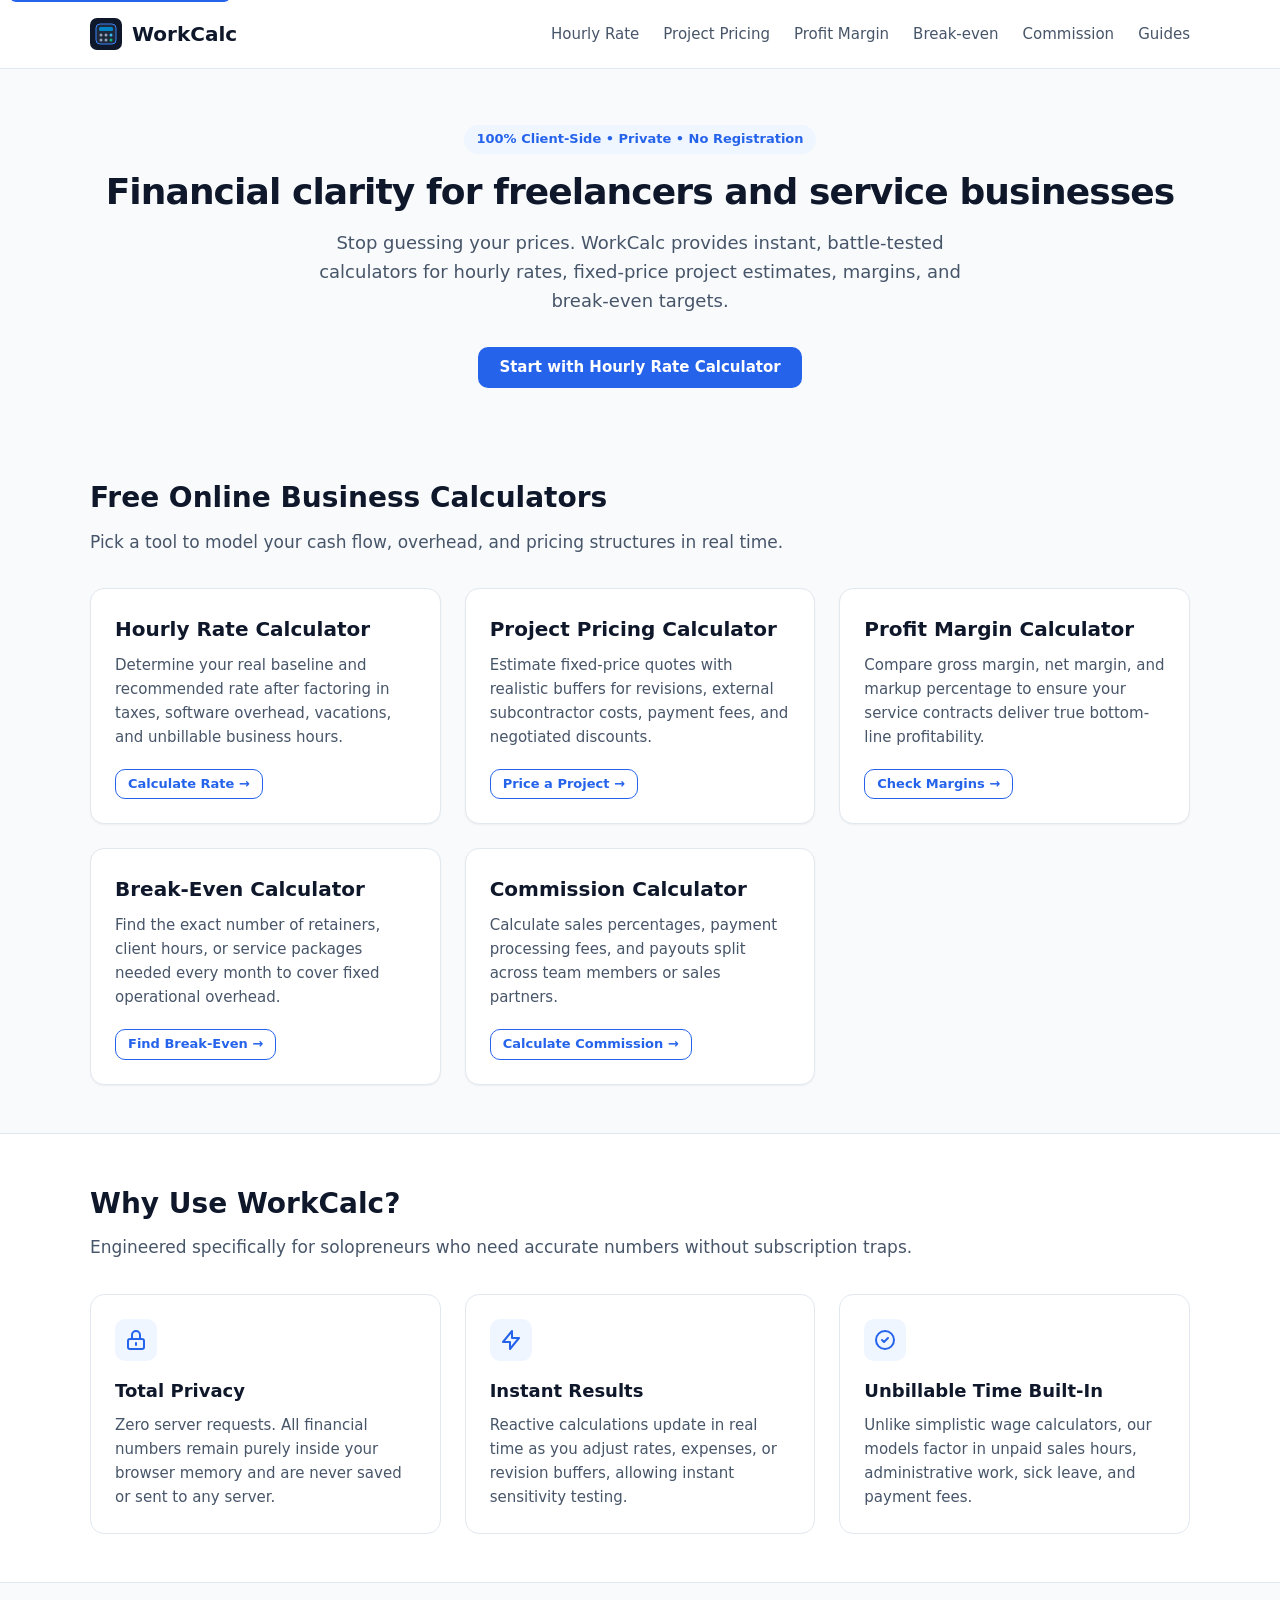
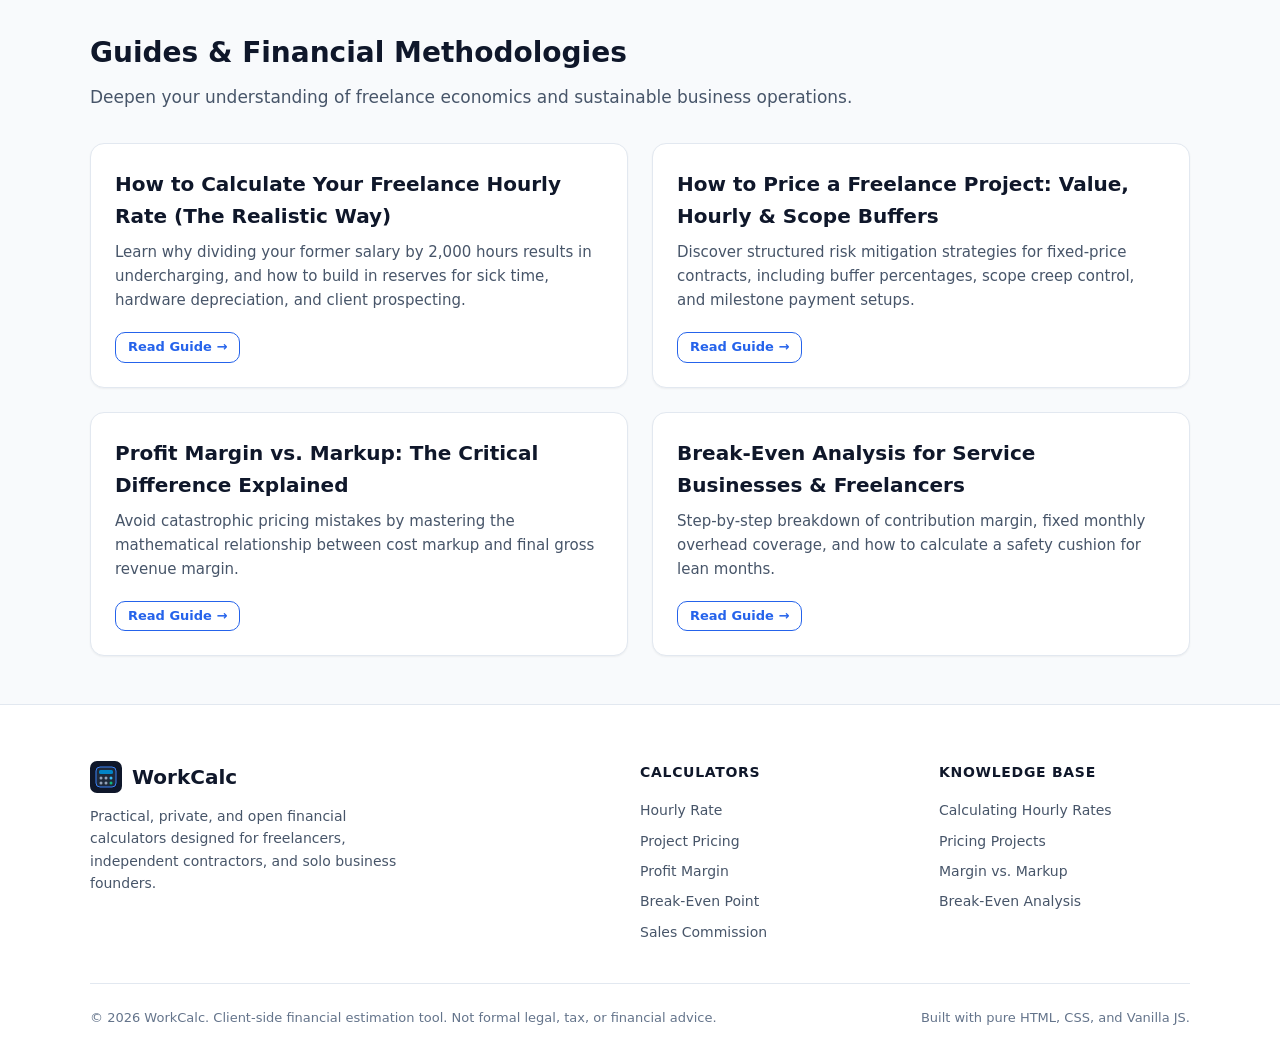
<file: index.html>
<!DOCTYPE html>
<html lang="en">

<head>
    <meta charset="UTF-8">
    <meta name="viewport" content="width=device-width, initial-scale=1.0">
    <title>WorkCalc — Free Financial Calculators for Freelancers & Solopreneurs</title>
    <meta name="description"
        content="Free client-side financial calculators for freelancers, solo consultants, and service agencies. Calculate hourly rates, project quotes, profit margins, and break-even points instantly.">
    <link rel="canonical" href="./index.html">

    <!-- Open Graph -->
    <meta property="og:type" content="website">
    <meta property="og:title" content="WorkCalc — Financial Calculators for Freelancers">
    <meta property="og:description"
        content="Calculate hourly rates, project estimates, profit margins, and commissions with zero signup.">
    <meta property="og:url" content="./index.html">
    <meta property="og:image" content="./assets/favicon.svg">

    <link rel="icon" type="image/svg+xml" href="./assets/favicon.svg">
    <link rel="stylesheet" href="./styles.css">
    <meta name="google-site-verification" content="4424G2lfcyK0u39j0YrmKrlE9TxmYBFYLQICweN-UzU" />
</head>

<body>
    <a href="#main-content" class="skip-link">Skip to main content</a>

    <header class="site-header">
        <div class="container nav-bar">
            <a href="./index.html" class="brand-link" aria-label="WorkCalc Home">
                <img src="./assets/favicon.svg" alt="WorkCalc logo" class="brand-logo" width="32" height="32">
                <span>WorkCalc</span>
            </a>
            <button class="mobile-nav-toggle" aria-label="Toggle navigation menu" aria-expanded="false">
                <svg fill="none" stroke="currentColor" viewBox="0 0 24 24">
                    <path stroke-linecap="round" stroke-linejoin="round" stroke-width="2" d="M4 6h16M4 12h16M4 18h16" />
                </svg>
            </button>
            <nav>
                <ul class="nav-menu">
                    <li><a href="./calculators/hourly-rate-calculator.html" class="nav-link">Hourly Rate</a></li>
                    <li><a href="./calculators/project-pricing-calculator.html" class="nav-link">Project Pricing</a>
                    </li>
                    <li><a href="./calculators/profit-margin-calculator.html" class="nav-link">Profit Margin</a></li>
                    <li><a href="./calculators/break-even-calculator.html" class="nav-link">Break-even</a></li>
                    <li><a href="./calculators/commission-calculator.html" class="nav-link">Commission</a></li>
                    <li><a href="./guides/how-to-calculate-hourly-rate.html" class="nav-link">Guides</a></li>
                </ul>
            </nav>
        </div>
    </header>

    <main id="main-content">
        <!-- Hero Section -->
        <section class="hero">
            <div class="container">
                <span class="hero-badge">100% Client-Side • Private • No Registration</span>
                <h1 class="hero-title">Financial clarity for freelancers and service businesses</h1>
                <p class="hero-subtitle">Stop guessing your prices. WorkCalc provides instant, battle-tested calculators
                    for hourly rates, fixed-price project estimates, margins, and break-even targets.</p>
                <a href="./calculators/hourly-rate-calculator.html" class="btn btn-primary">Start with Hourly Rate
                    Calculator</a>
            </div>
        </section>

        <!-- Calculator Cards Section -->
        <section class="section">
            <div class="container">
                <div class="section-header">
                    <h2 class="section-title">Free Online Business Calculators</h2>
                    <p class="section-subtitle">Pick a tool to model your cash flow, overhead, and pricing structures in
                        real time.</p>
                </div>

                <div class="grid grid-cols-3">
                    <!-- Card 1 -->
                    <article class="card card-hoverable">
                        <h3 class="card-title"><a href="./calculators/hourly-rate-calculator.html">Hourly Rate
                                Calculator</a></h3>
                        <p class="card-text">Determine your real baseline and recommended rate after factoring in taxes,
                            software overhead, vacations, and unbillable business hours.</p>
                        <a href="./calculators/hourly-rate-calculator.html" class="btn btn-outline btn-sm">Calculate
                            Rate &rarr;</a>
                    </article>

                    <!-- Card 2 -->
                    <article class="card card-hoverable">
                        <h3 class="card-title"><a href="./calculators/project-pricing-calculator.html">Project Pricing
                                Calculator</a></h3>
                        <p class="card-text">Estimate fixed-price quotes with realistic buffers for revisions, external
                            subcontractor costs, payment fees, and negotiated discounts.</p>
                        <a href="./calculators/project-pricing-calculator.html" class="btn btn-outline btn-sm">Price a
                            Project &rarr;</a>
                    </article>

                    <!-- Card 3 -->
                    <article class="card card-hoverable">
                        <h3 class="card-title"><a href="./calculators/profit-margin-calculator.html">Profit Margin
                                Calculator</a></h3>
                        <p class="card-text">Compare gross margin, net margin, and markup percentage to ensure your
                            service contracts deliver true bottom-line profitability.</p>
                        <a href="./calculators/profit-margin-calculator.html" class="btn btn-outline btn-sm">Check
                            Margins &rarr;</a>
                    </article>

                    <!-- Card 4 -->
                    <article class="card card-hoverable">
                        <h3 class="card-title"><a href="./calculators/break-even-calculator.html">Break-Even
                                Calculator</a></h3>
                        <p class="card-text">Find the exact number of retainers, client hours, or service packages
                            needed every month to cover fixed operational overhead.</p>
                        <a href="./calculators/break-even-calculator.html" class="btn btn-outline btn-sm">Find
                            Break-Even &rarr;</a>
                    </article>

                    <!-- Card 5 -->
                    <article class="card card-hoverable">
                        <h3 class="card-title"><a href="./calculators/commission-calculator.html">Commission
                                Calculator</a></h3>
                        <p class="card-text">Calculate sales percentages, payment processing fees, and payouts split
                            across team members or sales partners.</p>
                        <a href="./calculators/commission-calculator.html" class="btn btn-outline btn-sm">Calculate
                            Commission &rarr;</a>
                    </article>
                </div>
            </div>
        </section>

        <!-- Why WorkCalc Features Block -->
        <section class="section"
            style="background: #ffffff; border-top: 1px solid var(--color-border); border-bottom: 1px solid var(--color-border);">
            <div class="container">
                <div class="section-header">
                    <h2 class="section-title">Why Use WorkCalc?</h2>
                    <p class="section-subtitle">Engineered specifically for solopreneurs who need accurate numbers
                        without subscription traps.</p>
                </div>

                <div class="features-grid">
                    <div class="feature-box">
                        <div class="feature-icon" aria-hidden="true">
                            <svg width="24" height="24" fill="none" stroke="currentColor" viewBox="0 0 24 24">
                                <path stroke-linecap="round" stroke-linejoin="round" stroke-width="2"
                                    d="M12 15v2m-6 4h12a2 2 0 002-2v-6a2 2 0 00-2-2H6a2 2 0 00-2 2v6a2 2 0 002 2zm10-10V7a4 4 0 00-8 0v4h8z" />
                            </svg>
                        </div>
                        <h3 style="font-size: 1.125rem; font-weight: 700; margin-bottom: 0.5rem;">Total Privacy</h3>
                        <p style="font-size: 0.9375rem; color: var(--color-text-muted);">Zero server requests. All
                            financial numbers remain purely inside your browser memory and are never saved or sent to
                            any server.</p>
                    </div>

                    <div class="feature-box">
                        <div class="feature-icon" aria-hidden="true">
                            <svg width="24" height="24" fill="none" stroke="currentColor" viewBox="0 0 24 24">
                                <path stroke-linecap="round" stroke-linejoin="round" stroke-width="2"
                                    d="M13 10V3L4 14h7v7l9-11h-7z" />
                            </svg>
                        </div>
                        <h3 style="font-size: 1.125rem; font-weight: 700; margin-bottom: 0.5rem;">Instant Results</h3>
                        <p style="font-size: 0.9375rem; color: var(--color-text-muted);">Reactive calculations update in
                            real time as you adjust rates, expenses, or revision buffers, allowing instant sensitivity
                            testing.</p>
                    </div>

                    <div class="feature-box">
                        <div class="feature-icon" aria-hidden="true">
                            <svg width="24" height="24" fill="none" stroke="currentColor" viewBox="0 0 24 24">
                                <path stroke-linecap="round" stroke-linejoin="round" stroke-width="2"
                                    d="M9 12l2 2 4-4m6 2a9 9 0 11-18 0 9 9 0 0118 0z" />
                            </svg>
                        </div>
                        <h3 style="font-size: 1.125rem; font-weight: 700; margin-bottom: 0.5rem;">Unbillable Time
                            Built-In</h3>
                        <p style="font-size: 0.9375rem; color: var(--color-text-muted);">Unlike simplistic wage
                            calculators, our models factor in unpaid sales hours, administrative work, sick leave, and
                            payment fees.</p>
                    </div>
                </div>
            </div>
        </section>

        <!-- Educational Guides Section -->
        <section class="section">
            <div class="container">
                <div class="section-header">
                    <h2 class="section-title">Guides & Financial Methodologies</h2>
                    <p class="section-subtitle">Deepen your understanding of freelance economics and sustainable
                        business operations.</p>
                </div>

                <div class="grid grid-cols-2">
                    <article class="card card-hoverable">
                        <h3 class="card-title"><a href="./guides/how-to-calculate-hourly-rate.html">How to Calculate
                                Your Freelance Hourly Rate (The Realistic Way)</a></h3>
                        <p class="card-text">Learn why dividing your former salary by 2,000 hours results in
                            undercharging, and how to build in reserves for sick time, hardware depreciation, and client
                            prospecting.</p>
                        <a href="./guides/how-to-calculate-hourly-rate.html" class="btn btn-outline btn-sm">Read Guide
                            &rarr;</a>
                    </article>

                    <article class="card card-hoverable">
                        <h3 class="card-title"><a href="./guides/how-to-price-a-freelance-project.html">How to Price a
                                Freelance Project: Value, Hourly & Scope Buffers</a></h3>
                        <p class="card-text">Discover structured risk mitigation strategies for fixed-price contracts,
                            including buffer percentages, scope creep control, and milestone payment setups.</p>
                        <a href="./guides/how-to-price-a-freelance-project.html" class="btn btn-outline btn-sm">Read
                            Guide &rarr;</a>
                    </article>

                    <article class="card card-hoverable">
                        <h3 class="card-title"><a href="./guides/profit-margin-explained.html">Profit Margin vs. Markup:
                                The Critical Difference Explained</a></h3>
                        <p class="card-text">Avoid catastrophic pricing mistakes by mastering the mathematical
                            relationship between cost markup and final gross revenue margin.</p>
                        <a href="./guides/profit-margin-explained.html" class="btn btn-outline btn-sm">Read Guide
                            &rarr;</a>
                    </article>

                    <article class="card card-hoverable">
                        <h3 class="card-title"><a href="./guides/break-even-point-explained.html">Break-Even Analysis
                                for Service Businesses & Freelancers</a></h3>
                        <p class="card-text">Step-by-step breakdown of contribution margin, fixed monthly overhead
                            coverage, and how to calculate a safety cushion for lean months.</p>
                        <a href="./guides/break-even-point-explained.html" class="btn btn-outline btn-sm">Read Guide
                            &rarr;</a>
                    </article>
                </div>
            </div>
        </section>
    </main>

    <footer class="site-footer">
        <div class="container">
            <div class="footer-grid">
                <div class="footer-brand">
                    <a href="./index.html" class="brand-link">
                        <img src="./assets/favicon.svg" alt="WorkCalc logo" class="brand-logo" width="28" height="28">
                        <span>WorkCalc</span>
                    </a>
                    <p>Practical, private, and open financial calculators designed for freelancers, independent
                        contractors, and solo business founders.</p>
                </div>

                <div>
                    <h3 class="footer-heading">Calculators</h3>
                    <ul class="footer-links">
                        <li><a href="./calculators/hourly-rate-calculator.html">Hourly Rate</a></li>
                        <li><a href="./calculators/project-pricing-calculator.html">Project Pricing</a></li>
                        <li><a href="./calculators/profit-margin-calculator.html">Profit Margin</a></li>
                        <li><a href="./calculators/break-even-calculator.html">Break-Even Point</a></li>
                        <li><a href="./calculators/commission-calculator.html">Sales Commission</a></li>
                    </ul>
                </div>

                <div>
                    <h3 class="footer-heading">Knowledge Base</h3>
                    <ul class="footer-links">
                        <li><a href="./guides/how-to-calculate-hourly-rate.html">Calculating Hourly Rates</a></li>
                        <li><a href="./guides/how-to-price-a-freelance-project.html">Pricing Projects</a></li>
                        <li><a href="./guides/profit-margin-explained.html">Margin vs. Markup</a></li>
                        <li><a href="./guides/break-even-point-explained.html">Break-Even Analysis</a></li>
                    </ul>
                </div>
            </div>

            <div class="footer-bottom">
                <p>&copy; 2026 WorkCalc. Client-side financial estimation tool. Not formal legal, tax, or financial
                    advice.</p>
                <p>Built with pure HTML, CSS, and Vanilla JS.</p>
            </div>
        </div>
    </footer>

    <script src="./script.js"></script>
</body>

</html>
</file>
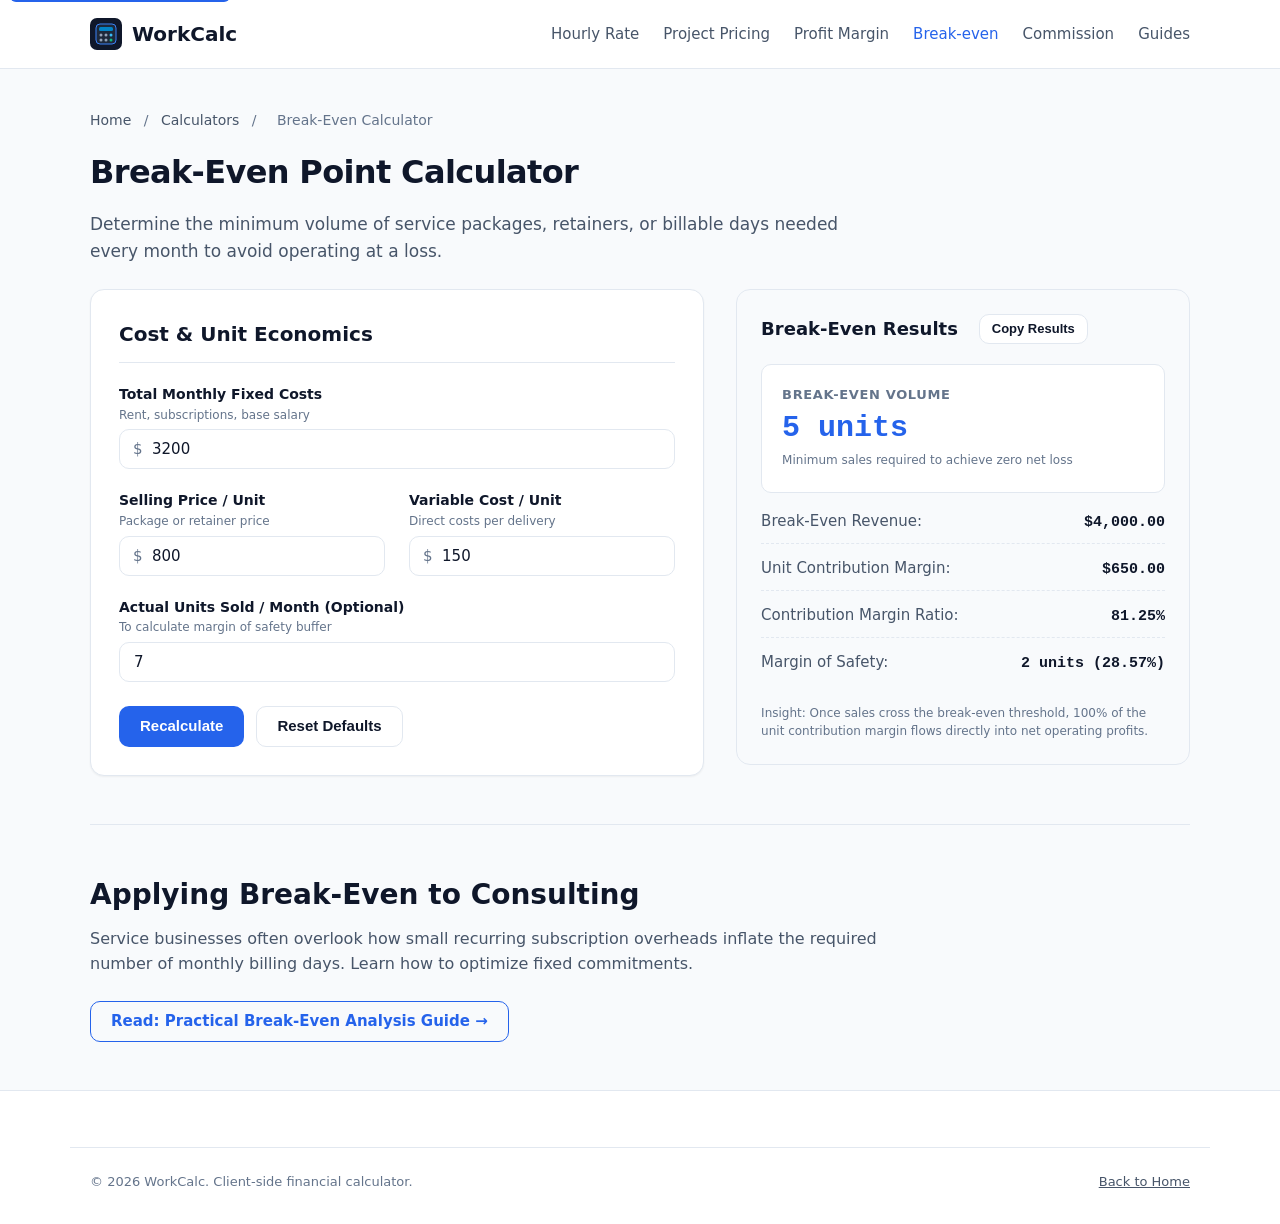
<file: calculators/break-even-calculator.html>
<!DOCTYPE html>
<html lang="en">

<head>
    <meta charset="UTF-8">
    <meta name="viewport" content="width=device-width, initial-scale=1.0">
    <title>Break-Even Point Calculator — WorkCalc</title>
    <meta name="description"
        content="Calculate your monthly break-even point in units and sales revenue. Determine contribution margin and margin of safety for your freelance services.">
    <link rel="canonical" href="./break-even-calculator.html">

    <meta property="og:type" content="article">
    <meta property="og:title" content="Break-Even Point Calculator | WorkCalc">
    <meta property="og:description" content="Find the exact sales volume needed to cover fixed overhead expenses.">
    <meta property="og:url" content="./break-even-calculator.html">
    <meta property="og:image" content="../assets/favicon.svg">

    <link rel="icon" type="image/svg+xml" href="../assets/favicon.svg">
    <link rel="stylesheet" href="../styles.css">
</head>

<body>
    <a href="#main-content" class="skip-link">Skip to main content</a>

    <header class="site-header">
        <div class="container nav-bar">
            <a href="../index.html" class="brand-link">
                <img src="../assets/favicon.svg" alt="WorkCalc logo" class="brand-logo" width="32" height="32">
                <span>WorkCalc</span>
            </a>
            <button class="mobile-nav-toggle" aria-label="Toggle navigation menu" aria-expanded="false">
                <svg fill="none" stroke="currentColor" viewBox="0 0 24 24">
                    <path stroke-linecap="round" stroke-linejoin="round" stroke-width="2" d="M4 6h16M4 12h16M4 18h16" />
                </svg>
            </button>
            <nav>
                <ul class="nav-menu">
                    <li><a href="./hourly-rate-calculator.html" class="nav-link">Hourly Rate</a></li>
                    <li><a href="./project-pricing-calculator.html" class="nav-link">Project Pricing</a></li>
                    <li><a href="./profit-margin-calculator.html" class="nav-link">Profit Margin</a></li>
                    <li><a href="./break-even-calculator.html" class="nav-link active">Break-even</a></li>
                    <li><a href="./commission-calculator.html" class="nav-link">Commission</a></li>
                    <li><a href="../guides/break-even-point-explained.html" class="nav-link">Guides</a></li>
                </ul>
            </nav>
        </div>
    </header>

    <main id="main-content" class="container">
        <div class="page-header">
            <nav class="breadcrumbs" aria-label="Breadcrumb">
                <a href="../index.html">Home</a>
                <span>/</span>
                <a href="../index.html#calculators">Calculators</a>
                <span>/</span>
                <span aria-current="page">Break-Even Calculator</span>
            </nav>
            <h1 class="page-title">Break-Even Point Calculator</h1>
            <p class="page-description">Determine the minimum volume of service packages, retainers, or billable days
                needed every month to avoid operating at a loss.</p>
        </div>

        <div class="calc-workspace">
            <section class="calc-card" aria-labelledby="form-heading">
                <h2 id="form-heading" class="calc-title">Cost & Unit Economics</h2>
                <div id="calc-alert" class="calc-alert calc-alert-warning" role="alert"></div>

                <form id="break-even-form" novalidate>
                    <div class="form-group">
                        <label for="be-fixed" class="form-label">
                            <span>Total Monthly Fixed Costs</span>
                            <span class="form-label-hint">Rent, subscriptions, base salary</span>
                        </label>
                        <div class="input-affix-wrapper">
                            <span class="input-prefix">$</span>
                            <input type="number" id="be-fixed" class="form-control has-prefix" min="0" step="50"
                                value="3200" required>
                        </div>
                    </div>

                    <div class="grid grid-cols-2">
                        <div class="form-group">
                            <label for="be-price" class="form-label">
                                <span>Selling Price / Unit</span>
                                <span class="form-label-hint">Package or retainer price</span>
                            </label>
                            <div class="input-affix-wrapper">
                                <span class="input-prefix">$</span>
                                <input type="number" id="be-price" class="form-control has-prefix" min="1" step="25"
                                    value="800" required>
                            </div>
                        </div>

                        <div class="form-group">
                            <label for="be-variable" class="form-label">
                                <span>Variable Cost / Unit</span>
                                <span class="form-label-hint">Direct costs per delivery</span>
                            </label>
                            <div class="input-affix-wrapper">
                                <span class="input-prefix">$</span>
                                <input type="number" id="be-variable" class="form-control has-prefix" min="0" step="10"
                                    value="150" required>
                            </div>
                        </div>
                    </div>

                    <div class="form-group">
                        <label for="be-actual-units" class="form-label">
                            <span>Actual Units Sold / Month (Optional)</span>
                            <span class="form-label-hint">To calculate margin of safety buffer</span>
                        </label>
                        <input type="number" id="be-actual-units" class="form-control" min="0" step="1" value="7">
                    </div>

                    <div class="form-actions">
                        <button type="button" class="btn btn-primary"
                            onclick="this.form.dispatchEvent(new Event('input'))">Recalculate</button>
                        <button type="reset" class="btn btn-secondary">Reset Defaults</button>
                    </div>
                </form>
            </section>

            <aside class="results-panel" aria-labelledby="results-heading">
                <div class="results-header">
                    <h2 id="results-heading" class="results-title">Break-Even Results</h2>
                    <button type="button" class="btn btn-secondary btn-sm" data-copy-target="be-results-container"
                        aria-label="Copy break-even results">
                        Copy Results
                    </button>
                    <span class="toast-msg" aria-live="polite">Copied!</span>
                </div>

                <div id="be-results-container" aria-live="polite">
                    <div class="metric-highlight">
                        <div class="metric-label">Break-Even Volume</div>
                        <div class="metric-value" id="res-be-units">0 units</div>
                        <small style="color: var(--color-text-light); font-size: 0.75rem;">Minimum sales required to
                            achieve zero net loss</small>
                    </div>

                    <div class="metric-list">
                        <div class="metric-item">
                            <span class="metric-item-label">Break-Even Revenue:</span>
                            <span class="metric-item-value" id="res-be-revenue">$0.00</span>
                        </div>
                        <div class="metric-item">
                            <span class="metric-item-label">Unit Contribution Margin:</span>
                            <span class="metric-item-value" id="res-contribution-margin">$0.00</span>
                        </div>
                        <div class="metric-item">
                            <span class="metric-item-label">Contribution Margin Ratio:</span>
                            <span class="metric-item-value" id="res-contribution-ratio">0.0%</span>
                        </div>
                        <div class="metric-item">
                            <span class="metric-item-label">Margin of Safety:</span>
                            <span class="metric-item-value" id="res-margin-safety">Enter units sold</span>
                        </div>
                    </div>
                </div>

                <p class="calc-disclaimer">
                    Insight: Once sales cross the break-even threshold, 100% of the unit contribution margin flows
                    directly into net operating profits.
                </p>
            </aside>
        </div>

        <section class="section" style="border-top: 1px solid var(--color-border);">
            <h2 class="section-title">Applying Break-Even to Consulting</h2>
            <p style="color: var(--color-text-muted); max-width: 800px; margin-bottom: 1.5rem;">
                Service businesses often overlook how small recurring subscription overheads inflate the required number
                of monthly billing days. Learn how to optimize fixed commitments.
            </p>
            <a href="../guides/break-even-point-explained.html" class="btn btn-outline">Read: Practical Break-Even
                Analysis Guide &rarr;</a>
        </section>
    </main>

    <footer class="site-footer">
        <div class="container footer-bottom">
            <p>&copy; 2026 WorkCalc. Client-side financial calculator.</p>
            <a href="../index.html" style="color: var(--color-text-muted);">Back to Home</a>
        </div>
    </footer>

    <script src="../script.js"></script>
</body>

</html>
</file>
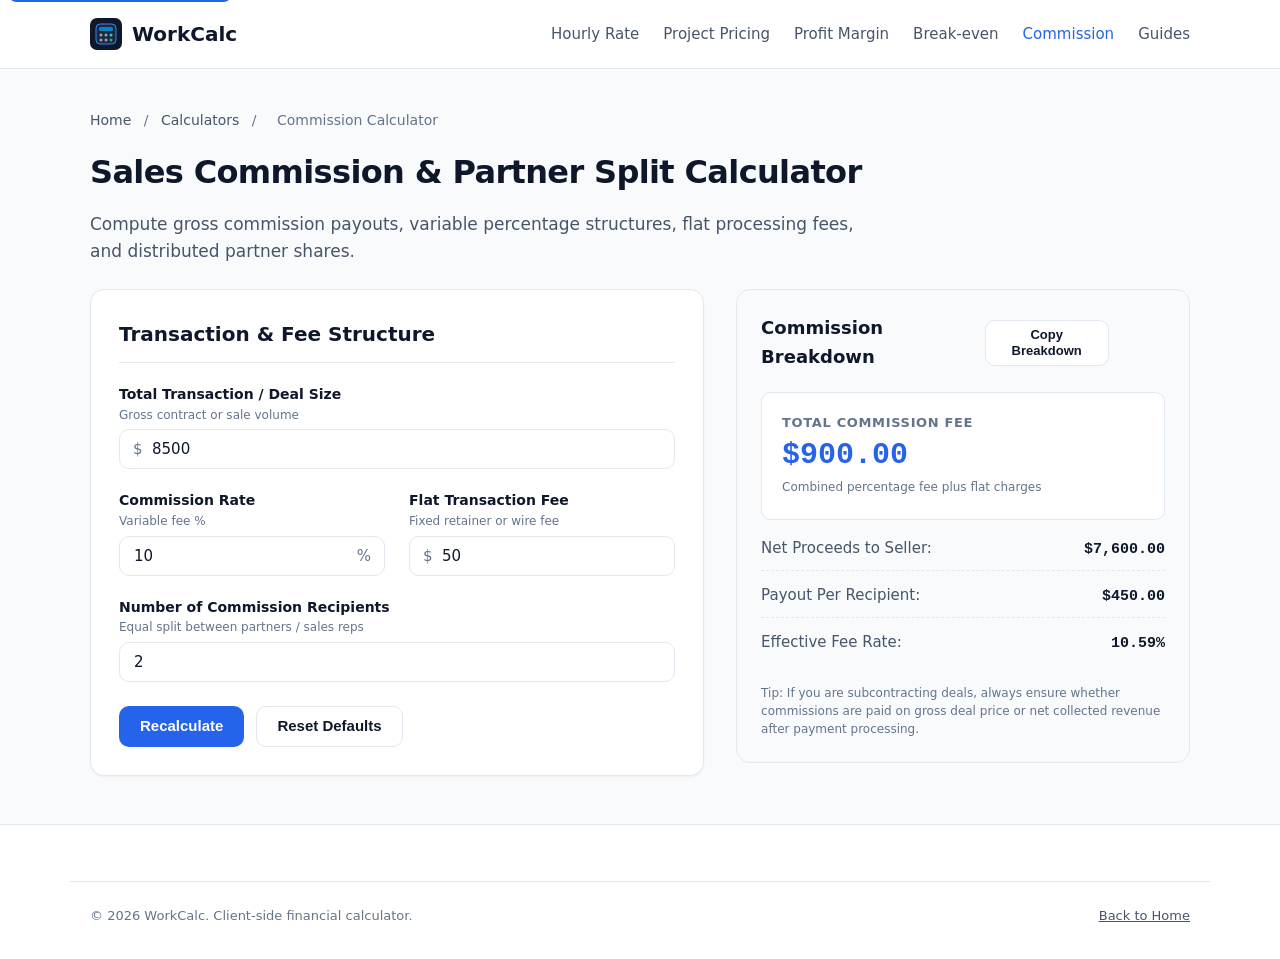
<file: calculators/commission-calculator.html>
<!DOCTYPE html>
<html lang="en">

<head>
    <meta charset="UTF-8">
    <meta name="viewport" content="width=device-width, initial-scale=1.0">
    <title>Sales Commission & Fee Split Calculator — WorkCalc</title>
    <meta name="description"
        content="Calculate sales commissions, referral percentages, flat fee deductions, and payouts split across team members or partners.">
    <link rel="canonical" href="./commission-calculator.html">

    <meta property="og:type" content="article">
    <meta property="og:title" content="Sales Commission Calculator | WorkCalc">
    <meta property="og:description"
        content="Calculate commission rates, partner fee splits, and net payouts instantly.">
    <meta property="og:url" content="./commission-calculator.html">
    <meta property="og:image" content="../assets/favicon.svg">

    <link rel="icon" type="image/svg+xml" href="../assets/favicon.svg">
    <link rel="stylesheet" href="../styles.css">
</head>

<body>
    <a href="#main-content" class="skip-link">Skip to main content</a>

    <header class="site-header">
        <div class="container nav-bar">
            <a href="../index.html" class="brand-link">
                <img src="../assets/favicon.svg" alt="WorkCalc logo" class="brand-logo" width="32" height="32">
                <span>WorkCalc</span>
            </a>
            <button class="mobile-nav-toggle" aria-label="Toggle navigation menu" aria-expanded="false">
                <svg fill="none" stroke="currentColor" viewBox="0 0 24 24">
                    <path stroke-linecap="round" stroke-linejoin="round" stroke-width="2" d="M4 6h16M4 12h16M4 18h16" />
                </svg>
            </button>
            <nav>
                <ul class="nav-menu">
                    <li><a href="./hourly-rate-calculator.html" class="nav-link">Hourly Rate</a></li>
                    <li><a href="./project-pricing-calculator.html" class="nav-link">Project Pricing</a></li>
                    <li><a href="./profit-margin-calculator.html" class="nav-link">Profit Margin</a></li>
                    <li><a href="./break-even-calculator.html" class="nav-link">Break-even</a></li>
                    <li><a href="./commission-calculator.html" class="nav-link active">Commission</a></li>
                    <li><a href="../guides/how-to-price-a-freelance-project.html" class="nav-link">Guides</a></li>
                </ul>
            </nav>
        </div>
    </header>

    <main id="main-content" class="container">
        <div class="page-header">
            <nav class="breadcrumbs" aria-label="Breadcrumb">
                <a href="../index.html">Home</a>
                <span>/</span>
                <a href="../index.html#calculators">Calculators</a>
                <span>/</span>
                <span aria-current="page">Commission Calculator</span>
            </nav>
            <h1 class="page-title">Sales Commission & Partner Split Calculator</h1>
            <p class="page-description">Compute gross commission payouts, variable percentage structures, flat
                processing fees, and distributed partner shares.</p>
        </div>

        <div class="calc-workspace">
            <section class="calc-card" aria-labelledby="form-heading">
                <h2 id="form-heading" class="calc-title">Transaction & Fee Structure</h2>
                <div id="calc-alert" class="calc-alert calc-alert-warning" role="alert"></div>

                <form id="commission-form" novalidate>
                    <div class="form-group">
                        <label for="comm-deal" class="form-label">
                            <span>Total Transaction / Deal Size</span>
                            <span class="form-label-hint">Gross contract or sale volume</span>
                        </label>
                        <div class="input-affix-wrapper">
                            <span class="input-prefix">$</span>
                            <input type="number" id="comm-deal" class="form-control has-prefix" min="0" step="50"
                                value="8500" required>
                        </div>
                    </div>

                    <div class="grid grid-cols-2">
                        <div class="form-group">
                            <label for="comm-rate" class="form-label">
                                <span>Commission Rate</span>
                                <span class="form-label-hint">Variable fee %</span>
                            </label>
                            <div class="input-affix-wrapper">
                                <input type="number" id="comm-rate" class="form-control has-suffix" min="0" max="100"
                                    step="0.5" value="10" required>
                                <span class="input-suffix">%</span>
                            </div>
                        </div>

                        <div class="form-group">
                            <label for="comm-flat" class="form-label">
                                <span>Flat Transaction Fee</span>
                                <span class="form-label-hint">Fixed retainer or wire fee</span>
                            </label>
                            <div class="input-affix-wrapper">
                                <span class="input-prefix">$</span>
                                <input type="number" id="comm-flat" class="form-control has-prefix" min="0" step="5"
                                    value="50" required>
                            </div>
                        </div>
                    </div>

                    <div class="form-group">
                        <label for="comm-participants" class="form-label">
                            <span>Number of Commission Recipients</span>
                            <span class="form-label-hint">Equal split between partners / sales reps</span>
                        </label>
                        <input type="number" id="comm-participants" class="form-control" min="1" max="50" step="1"
                            value="2" required>
                    </div>

                    <div class="form-actions">
                        <button type="button" class="btn btn-primary"
                            onclick="this.form.dispatchEvent(new Event('input'))">Recalculate</button>
                        <button type="reset" class="btn btn-secondary">Reset Defaults</button>
                    </div>
                </form>
            </section>

            <aside class="results-panel" aria-labelledby="results-heading">
                <div class="results-header">
                    <h2 id="results-heading" class="results-title">Commission Breakdown</h2>
                    <button type="button" class="btn btn-secondary btn-sm" data-copy-target="comm-results-container"
                        aria-label="Copy commission results">
                        Copy Breakdown
                    </button>
                    <span class="toast-msg" aria-live="polite">Copied!</span>
                </div>

                <div id="comm-results-container" aria-live="polite">
                    <div class="metric-highlight">
                        <div class="metric-label">Total Commission Fee</div>
                        <div class="metric-value" id="res-comm-total">$0.00</div>
                        <small style="color: var(--color-text-light); font-size: 0.75rem;">Combined percentage fee plus
                            flat charges</small>
                    </div>

                    <div class="metric-list">
                        <div class="metric-item">
                            <span class="metric-item-label">Net Proceeds to Seller:</span>
                            <span class="metric-item-value" id="res-comm-net">$0.00</span>
                        </div>
                        <div class="metric-item">
                            <span class="metric-item-label">Payout Per Recipient:</span>
                            <span class="metric-item-value" id="res-comm-per-person">$0.00</span>
                        </div>
                        <div class="metric-item">
                            <span class="metric-item-label">Effective Fee Rate:</span>
                            <span class="metric-item-value" id="res-comm-effective-rate">0.0%</span>
                        </div>
                    </div>
                </div>

                <p class="calc-disclaimer">
                    Tip: If you are subcontracting deals, always ensure whether commissions are paid on gross deal price
                    or net collected revenue after payment processing.
                </p>
            </aside>
        </div>
    </main>

    <footer class="site-footer">
        <div class="container footer-bottom">
            <p>&copy; 2026 WorkCalc. Client-side financial calculator.</p>
            <a href="../index.html" style="color: var(--color-text-muted);">Back to Home</a>
        </div>
    </footer>

    <script src="../script.js"></script>
</body>

</html>
</file>
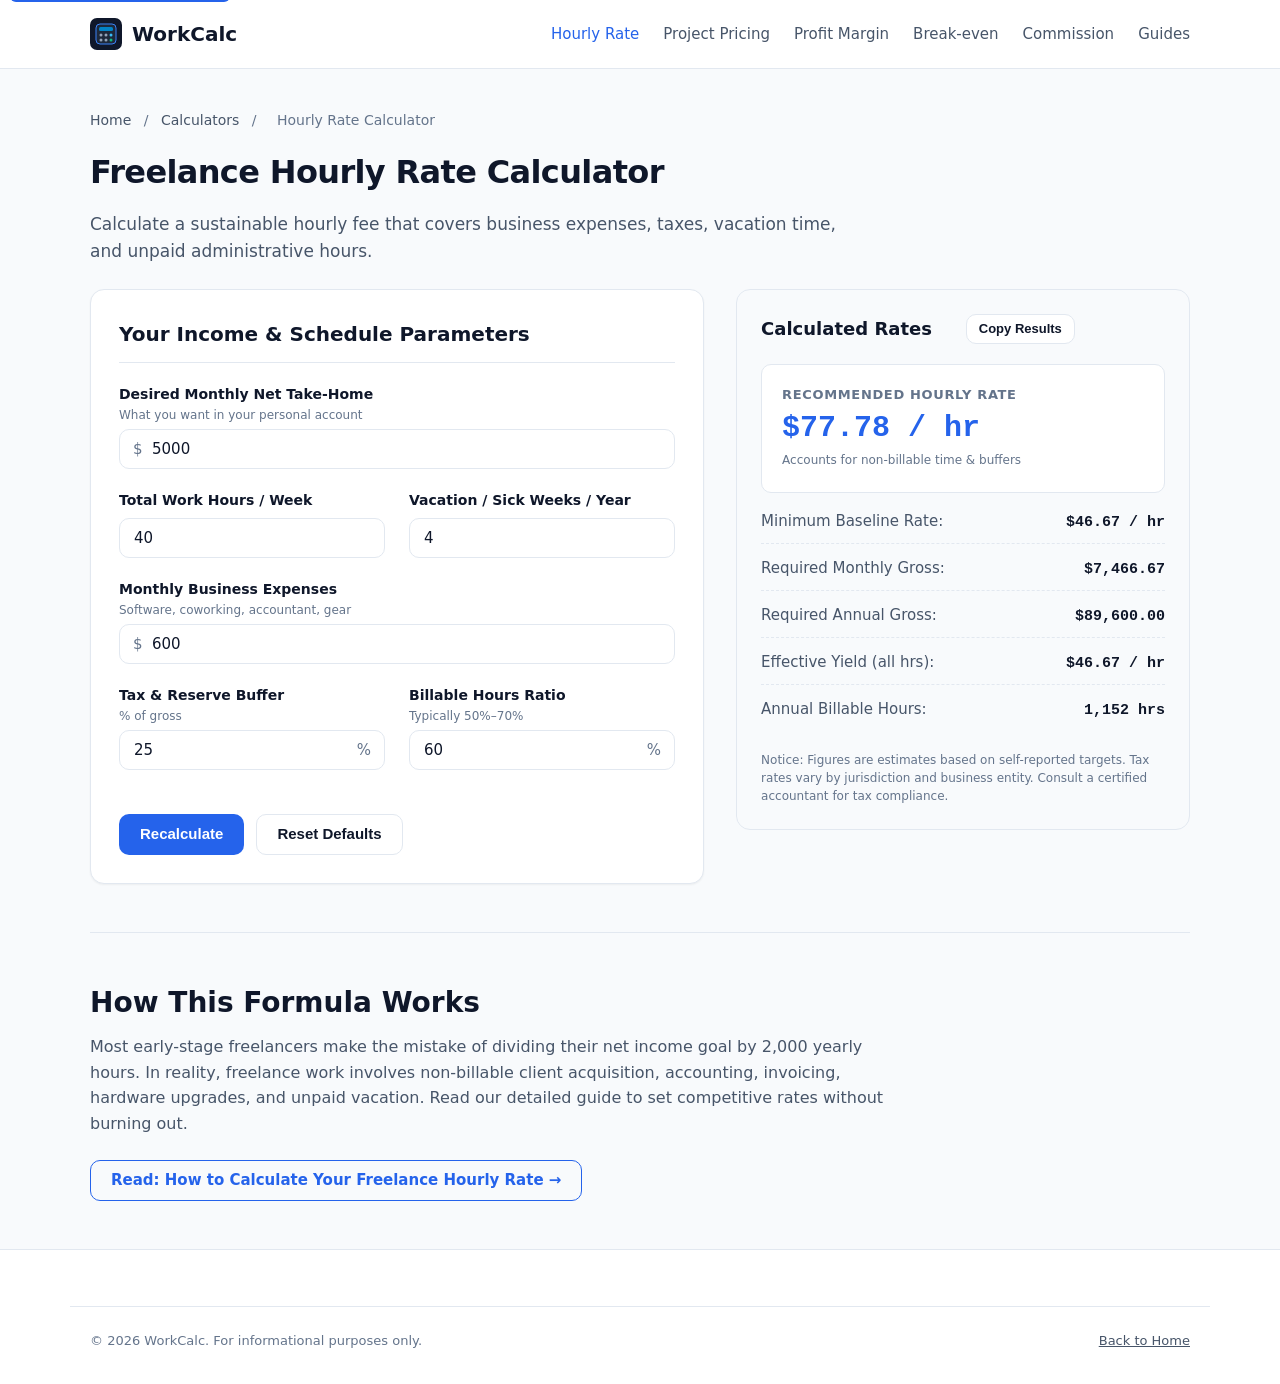
<file: calculators/hourly-rate-calculator.html>
<!DOCTYPE html>
<html lang="en">

<head>
    <meta charset="UTF-8">
    <meta name="viewport" content="width=device-width, initial-scale=1.0">
    <title>Freelance Hourly Rate Calculator — WorkCalc</title>
    <meta name="description"
        content="Calculate your true required freelance hourly rate based on desired income, unbillable hours, monthly overhead, vacation time, and taxes. Free online tool.">
    <link rel="canonical" href="./hourly-rate-calculator.html">

    <meta property="og:type" content="article">
    <meta property="og:title" content="Freelance Hourly Rate Calculator | WorkCalc">
    <meta property="og:description"
        content="Find out what you really need to charge per hour to hit your net monthly take-home target.">
    <meta property="og:url" content="./hourly-rate-calculator.html">
    <meta property="og:image" content="../assets/favicon.svg">

    <link rel="icon" type="image/svg+xml" href="../assets/favicon.svg">
    <link rel="stylesheet" href="../styles.css">
</head>

<body>
    <a href="#main-content" class="skip-link">Skip to main content</a>

    <header class="site-header">
        <div class="container nav-bar">
            <a href="../index.html" class="brand-link">
                <img src="../assets/favicon.svg" alt="WorkCalc logo" class="brand-logo" width="32" height="32">
                <span>WorkCalc</span>
            </a>
            <button class="mobile-nav-toggle" aria-label="Toggle navigation menu" aria-expanded="false">
                <svg fill="none" stroke="currentColor" viewBox="0 0 24 24">
                    <path stroke-linecap="round" stroke-linejoin="round" stroke-width="2" d="M4 6h16M4 12h16M4 18h16" />
                </svg>
            </button>
            <nav>
                <ul class="nav-menu">
                    <li><a href="./hourly-rate-calculator.html" class="nav-link active">Hourly Rate</a></li>
                    <li><a href="./project-pricing-calculator.html" class="nav-link">Project Pricing</a></li>
                    <li><a href="./profit-margin-calculator.html" class="nav-link">Profit Margin</a></li>
                    <li><a href="./break-even-calculator.html" class="nav-link">Break-even</a></li>
                    <li><a href="./commission-calculator.html" class="nav-link">Commission</a></li>
                    <li><a href="../guides/how-to-calculate-hourly-rate.html" class="nav-link">Guides</a></li>
                </ul>
            </nav>
        </div>
    </header>

    <main id="main-content" class="container">
        <div class="page-header">
            <nav class="breadcrumbs" aria-label="Breadcrumb">
                <a href="../index.html">Home</a>
                <span>/</span>
                <a href="../index.html#calculators">Calculators</a>
                <span>/</span>
                <span aria-current="page">Hourly Rate Calculator</span>
            </nav>
            <h1 class="page-title">Freelance Hourly Rate Calculator</h1>
            <p class="page-description">Calculate a sustainable hourly fee that covers business expenses, taxes,
                vacation time, and unpaid administrative hours.</p>
        </div>

        <div class="calc-workspace">
            <!-- Input Card -->
            <section class="calc-card" aria-labelledby="form-heading">
                <h2 id="form-heading" class="calc-title">Your Income & Schedule Parameters</h2>
                <div id="calc-alert" class="calc-alert calc-alert-warning" role="alert"></div>

                <form id="hourly-calc-form" novalidate>
                    <div class="form-group">
                        <label for="monthly-income" class="form-label">
                            <span>Desired Monthly Net Take-Home</span>
                            <span class="form-label-hint">What you want in your personal account</span>
                        </label>
                        <div class="input-affix-wrapper">
                            <span class="input-prefix">$</span>
                            <input type="number" id="monthly-income" class="form-control has-prefix" min="0" step="100"
                                value="5000" required>
                        </div>
                    </div>

                    <div class="grid grid-cols-2">
                        <div class="form-group">
                            <label for="weekly-hours" class="form-label">Total Work Hours / Week</label>
                            <input type="number" id="weekly-hours" class="form-control" min="1" max="100" step="1"
                                value="40" required>
                        </div>
                        <div class="form-group">
                            <label for="vacation-weeks" class="form-label">Vacation / Sick Weeks / Year</label>
                            <input type="number" id="vacation-weeks" class="form-control" min="0" max="51" step="1"
                                value="4" required>
                        </div>
                    </div>

                    <div class="form-group">
                        <label for="monthly-expenses" class="form-label">
                            <span>Monthly Business Expenses</span>
                            <span class="form-label-hint">Software, coworking, accountant, gear</span>
                        </label>
                        <div class="input-affix-wrapper">
                            <span class="input-prefix">$</span>
                            <input type="number" id="monthly-expenses" class="form-control has-prefix" min="0" step="50"
                                value="600" required>
                        </div>
                    </div>

                    <div class="grid grid-cols-2">
                        <div class="form-group">
                            <label for="tax-reserve" class="form-label">
                                <span>Tax & Reserve Buffer</span>
                                <span class="form-label-hint">% of gross</span>
                            </label>
                            <div class="input-affix-wrapper">
                                <input type="number" id="tax-reserve" class="form-control has-suffix" min="0" max="95"
                                    step="1" value="25" required>
                                <span class="input-suffix">%</span>
                            </div>
                        </div>

                        <div class="form-group">
                            <label for="billable-ratio" class="form-label">
                                <span>Billable Hours Ratio</span>
                                <span class="form-label-hint">Typically 50%–70%</span>
                            </label>
                            <div class="input-affix-wrapper">
                                <input type="number" id="billable-ratio" class="form-control has-suffix" min="5"
                                    max="100" step="5" value="60" required>
                                <span class="input-suffix">%</span>
                            </div>
                        </div>
                    </div>

                    <div class="form-actions">
                        <button type="button" class="btn btn-primary"
                            onclick="this.form.dispatchEvent(new Event('input'))">Recalculate</button>
                        <button type="reset" class="btn btn-secondary">Reset Defaults</button>
                    </div>
                </form>
            </section>

            <!-- Results Side Panel -->
            <aside class="results-panel" aria-labelledby="results-heading">
                <div class="results-header">
                    <h2 id="results-heading" class="results-title">Calculated Rates</h2>
                    <button type="button" class="btn btn-secondary btn-sm" data-copy-target="results-data-container"
                        aria-label="Copy calculated results">
                        Copy Results
                    </button>
                    <span class="toast-msg" aria-live="polite">Copied!</span>
                </div>

                <div id="results-data-container" aria-live="polite">
                    <div class="metric-highlight">
                        <div class="metric-label">Recommended Hourly Rate</div>
                        <div class="metric-value" id="res-recommended-rate">$0.00 / hr</div>
                        <small style="color: var(--color-text-light); font-size: 0.75rem;">Accounts for non-billable
                            time & buffers</small>
                    </div>

                    <div class="metric-list">
                        <div class="metric-item">
                            <span class="metric-item-label">Minimum Baseline Rate:</span>
                            <span class="metric-item-value" id="res-min-rate">$0.00 / hr</span>
                        </div>
                        <div class="metric-item">
                            <span class="metric-item-label">Required Monthly Gross:</span>
                            <span class="metric-item-value" id="res-gross-monthly">$0.00</span>
                        </div>
                        <div class="metric-item">
                            <span class="metric-item-label">Required Annual Gross:</span>
                            <span class="metric-item-value" id="res-gross-annual">$0.00</span>
                        </div>
                        <div class="metric-item">
                            <span class="metric-item-label">Effective Yield (all hrs):</span>
                            <span class="metric-item-value" id="res-effective-yield">$0.00 / hr</span>
                        </div>
                        <div class="metric-item">
                            <span class="metric-item-label">Annual Billable Hours:</span>
                            <span class="metric-item-value" id="res-billable-hours">0 hrs</span>
                        </div>
                    </div>
                </div>

                <p class="calc-disclaimer">
                    Notice: Figures are estimates based on self-reported targets. Tax rates vary by jurisdiction and
                    business entity. Consult a certified accountant for tax compliance.
                </p>
            </aside>
        </div>

        <!-- Related Guide Section -->
        <section class="section" style="border-top: 1px solid var(--color-border);">
            <h2 class="section-title">How This Formula Works</h2>
            <p style="color: var(--color-text-muted); max-width: 800px; margin-bottom: 1.5rem;">
                Most early-stage freelancers make the mistake of dividing their net income goal by 2,000 yearly hours.
                In reality, freelance work involves non-billable client acquisition, accounting, invoicing, hardware
                upgrades, and unpaid vacation. Read our detailed guide to set competitive rates without burning out.
            </p>
            <a href="../guides/how-to-calculate-hourly-rate.html" class="btn btn-outline">Read: How to Calculate Your
                Freelance Hourly Rate &rarr;</a>
        </section>
    </main>

    <footer class="site-footer">
        <div class="container footer-bottom">
            <p>&copy; 2026 WorkCalc. For informational purposes only.</p>
            <a href="../index.html" style="color: var(--color-text-muted);">Back to Home</a>
        </div>
    </footer>

    <script src="../script.js"></script>
</body>

</html>
</file>
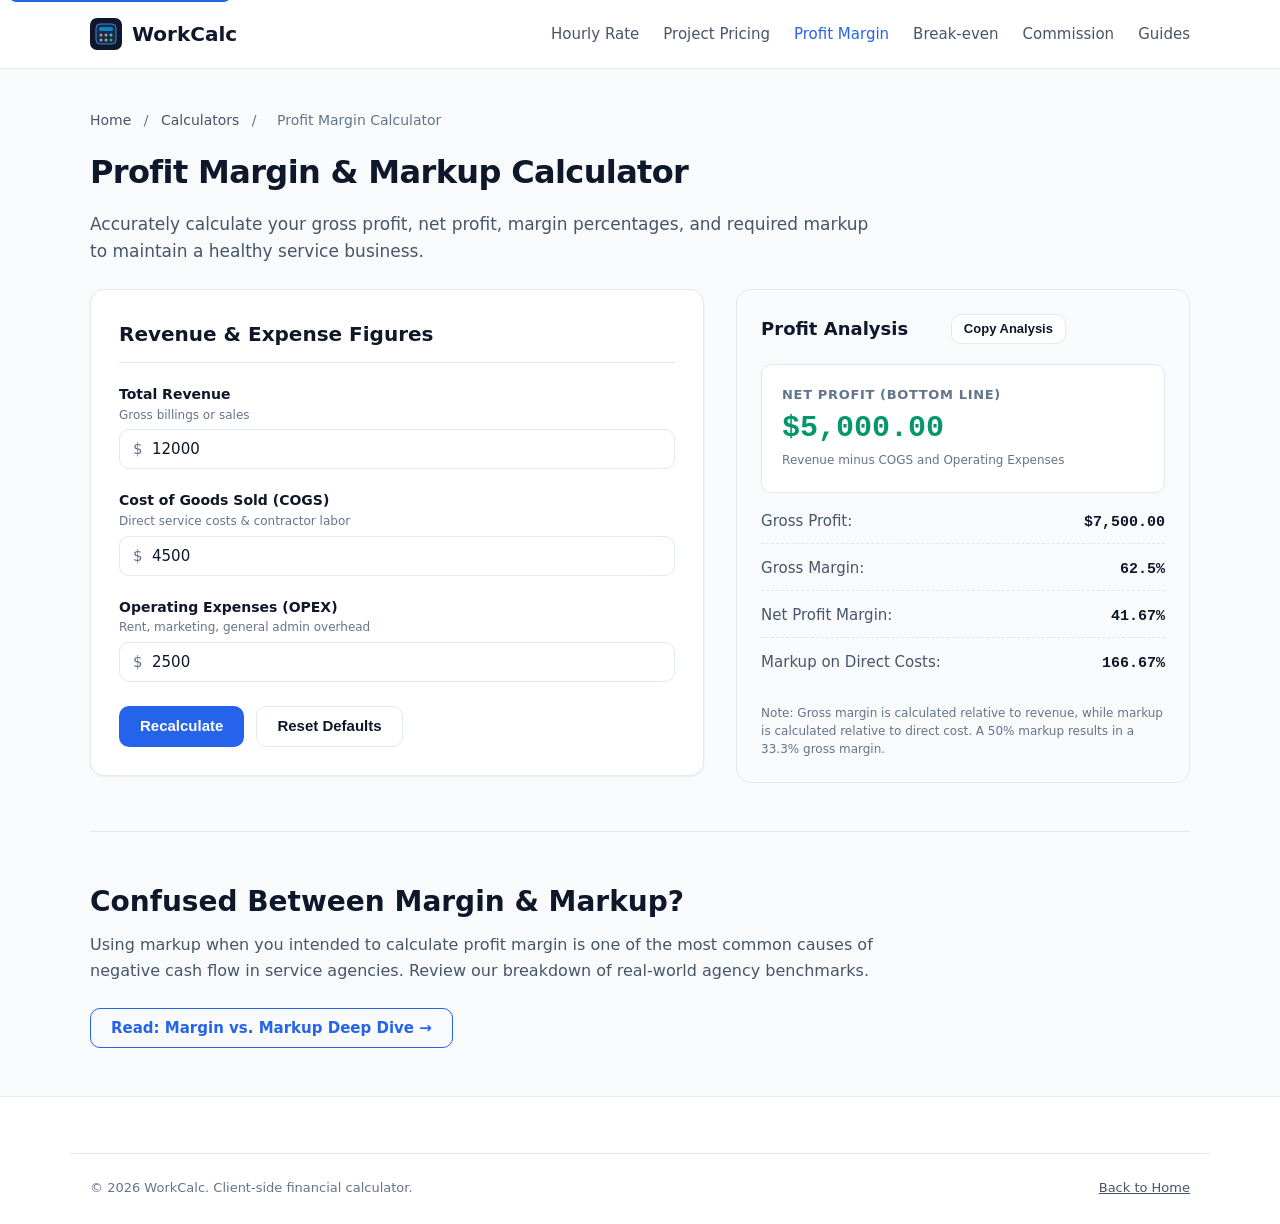
<file: calculators/profit-margin-calculator.html>
<!DOCTYPE html>
<html lang="en">

<head>
    <meta charset="UTF-8">
    <meta name="viewport" content="width=device-width, initial-scale=1.0">
    <title>Profit Margin & Markup Calculator — WorkCalc</title>
    <meta name="description"
        content="Calculate gross margin, net profit margin, and cost markup percentage for your service business or freelance operations instantly.">
    <link rel="canonical" href="./profit-margin-calculator.html">

    <meta property="og:type" content="article">
    <meta property="og:title" content="Profit Margin & Markup Calculator | WorkCalc">
    <meta property="og:description"
        content="Instant calculation of gross profit, net profit, gross margin, and markup percentage.">
    <meta property="og:url" content="./profit-margin-calculator.html">
    <meta property="og:image" content="../assets/favicon.svg">

    <link rel="icon" type="image/svg+xml" href="../assets/favicon.svg">
    <link rel="stylesheet" href="../styles.css">
</head>

<body>
    <a href="#main-content" class="skip-link">Skip to main content</a>

    <header class="site-header">
        <div class="container nav-bar">
            <a href="../index.html" class="brand-link">
                <img src="../assets/favicon.svg" alt="WorkCalc logo" class="brand-logo" width="32" height="32">
                <span>WorkCalc</span>
            </a>
            <button class="mobile-nav-toggle" aria-label="Toggle navigation menu" aria-expanded="false">
                <svg fill="none" stroke="currentColor" viewBox="0 0 24 24">
                    <path stroke-linecap="round" stroke-linejoin="round" stroke-width="2" d="M4 6h16M4 12h16M4 18h16" />
                </svg>
            </button>
            <nav>
                <ul class="nav-menu">
                    <li><a href="./hourly-rate-calculator.html" class="nav-link">Hourly Rate</a></li>
                    <li><a href="./project-pricing-calculator.html" class="nav-link">Project Pricing</a></li>
                    <li><a href="./profit-margin-calculator.html" class="nav-link active">Profit Margin</a></li>
                    <li><a href="./break-even-calculator.html" class="nav-link">Break-even</a></li>
                    <li><a href="./commission-calculator.html" class="nav-link">Commission</a></li>
                    <li><a href="../guides/profit-margin-explained.html" class="nav-link">Guides</a></li>
                </ul>
            </nav>
        </div>
    </header>

    <main id="main-content" class="container">
        <div class="page-header">
            <nav class="breadcrumbs" aria-label="Breadcrumb">
                <a href="../index.html">Home</a>
                <span>/</span>
                <a href="../index.html#calculators">Calculators</a>
                <span>/</span>
                <span aria-current="page">Profit Margin Calculator</span>
            </nav>
            <h1 class="page-title">Profit Margin & Markup Calculator</h1>
            <p class="page-description">Accurately calculate your gross profit, net profit, margin percentages, and
                required markup to maintain a healthy service business.</p>
        </div>

        <div class="calc-workspace">
            <section class="calc-card" aria-labelledby="form-heading">
                <h2 id="form-heading" class="calc-title">Revenue & Expense Figures</h2>
                <div id="calc-alert" class="calc-alert calc-alert-warning" role="alert"></div>

                <form id="profit-margin-form" novalidate>
                    <div class="form-group">
                        <label for="margin-revenue" class="form-label">
                            <span>Total Revenue</span>
                            <span class="form-label-hint">Gross billings or sales</span>
                        </label>
                        <div class="input-affix-wrapper">
                            <span class="input-prefix">$</span>
                            <input type="number" id="margin-revenue" class="form-control has-prefix" min="0" step="100"
                                value="12000" required>
                        </div>
                    </div>

                    <div class="form-group">
                        <label for="margin-cogs" class="form-label">
                            <span>Cost of Goods Sold (COGS)</span>
                            <span class="form-label-hint">Direct service costs & contractor labor</span>
                        </label>
                        <div class="input-affix-wrapper">
                            <span class="input-prefix">$</span>
                            <input type="number" id="margin-cogs" class="form-control has-prefix" min="0" step="100"
                                value="4500" required>
                        </div>
                    </div>

                    <div class="form-group">
                        <label for="margin-opex" class="form-label">
                            <span>Operating Expenses (OPEX)</span>
                            <span class="form-label-hint">Rent, marketing, general admin overhead</span>
                        </label>
                        <div class="input-affix-wrapper">
                            <span class="input-prefix">$</span>
                            <input type="number" id="margin-opex" class="form-control has-prefix" min="0" step="50"
                                value="2500" required>
                        </div>
                    </div>

                    <div class="form-actions">
                        <button type="button" class="btn btn-primary"
                            onclick="this.form.dispatchEvent(new Event('input'))">Recalculate</button>
                        <button type="reset" class="btn btn-secondary">Reset Defaults</button>
                    </div>
                </form>
            </section>

            <aside class="results-panel" aria-labelledby="results-heading">
                <div class="results-header">
                    <h2 id="results-heading" class="results-title">Profit Analysis</h2>
                    <button type="button" class="btn btn-secondary btn-sm" data-copy-target="margin-results-container"
                        aria-label="Copy margin results">
                        Copy Analysis
                    </button>
                    <span class="toast-msg" aria-live="polite">Copied!</span>
                </div>

                <div id="margin-results-container" aria-live="polite">
                    <div class="metric-highlight">
                        <div class="metric-label">Net Profit (Bottom Line)</div>
                        <div class="metric-value" id="res-net-profit">$0.00</div>
                        <small style="color: var(--color-text-light); font-size: 0.75rem;">Revenue minus COGS and
                            Operating Expenses</small>
                    </div>

                    <div class="metric-list">
                        <div class="metric-item">
                            <span class="metric-item-label">Gross Profit:</span>
                            <span class="metric-item-value" id="res-gross-profit">$0.00</span>
                        </div>
                        <div class="metric-item">
                            <span class="metric-item-label">Gross Margin:</span>
                            <span class="metric-item-value" id="res-gross-margin">0.0%</span>
                        </div>
                        <div class="metric-item">
                            <span class="metric-item-label">Net Profit Margin:</span>
                            <span class="metric-item-value" id="res-net-margin">0.0%</span>
                        </div>
                        <div class="metric-item">
                            <span class="metric-item-label">Markup on Direct Costs:</span>
                            <span class="metric-item-value" id="res-markup">0.0%</span>
                        </div>
                    </div>
                </div>

                <p class="calc-disclaimer">
                    Note: Gross margin is calculated relative to revenue, while markup is calculated relative to direct
                    cost. A 50% markup results in a 33.3% gross margin.
                </p>
            </aside>
        </div>

        <section class="section" style="border-top: 1px solid var(--color-border);">
            <h2 class="section-title">Confused Between Margin & Markup?</h2>
            <p style="color: var(--color-text-muted); max-width: 800px; margin-bottom: 1.5rem;">
                Using markup when you intended to calculate profit margin is one of the most common causes of negative
                cash flow in service agencies. Review our breakdown of real-world agency benchmarks.
            </p>
            <a href="../guides/profit-margin-explained.html" class="btn btn-outline">Read: Margin vs. Markup Deep Dive
                &rarr;</a>
        </section>
    </main>

    <footer class="site-footer">
        <div class="container footer-bottom">
            <p>&copy; 2026 WorkCalc. Client-side financial calculator.</p>
            <a href="../index.html" style="color: var(--color-text-muted);">Back to Home</a>
        </div>
    </footer>

    <script src="../script.js"></script>
</body>

</html>
</file>
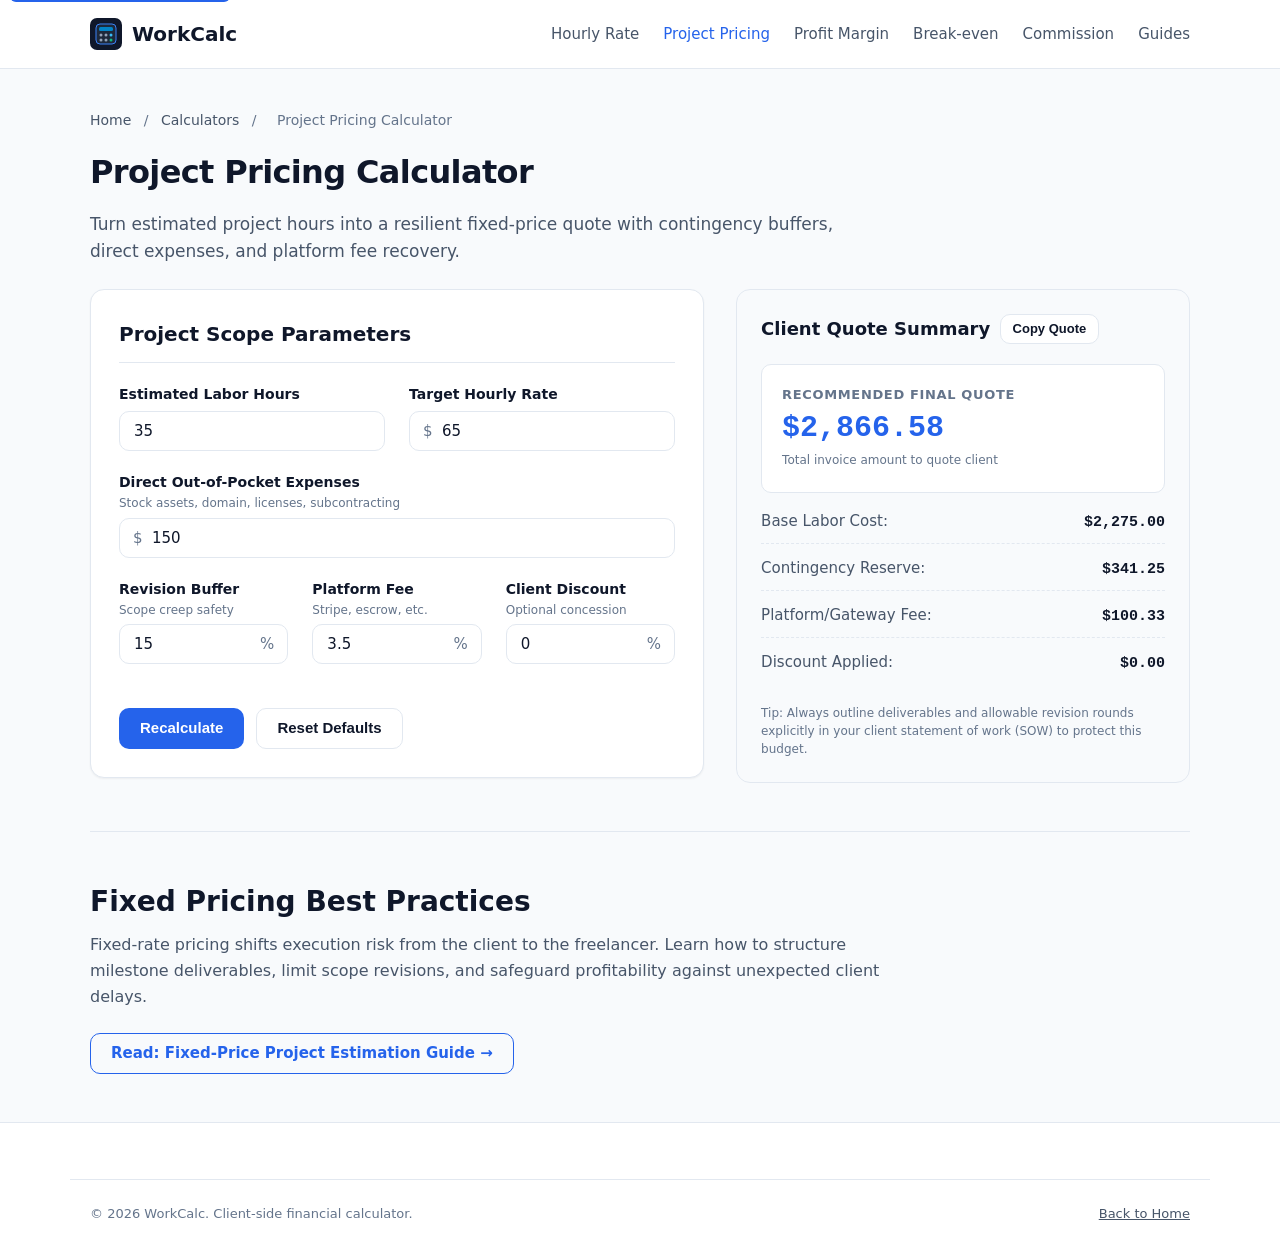
<file: calculators/project-pricing-calculator.html>
<!DOCTYPE html>
<html lang="en">

<head>
    <meta charset="UTF-8">
    <meta name="viewport" content="width=device-width, initial-scale=1.0">
    <title>Project Pricing Calculator for Freelancers — WorkCalc</title>
    <meta name="description"
        content="Estimate client projects with buffers for revisions, direct expenses, payment fees, and discounts. Create profitable fixed-fee client quotes.">
    <link rel="canonical" href="./project-pricing-calculator.html">

    <meta property="og:type" content="article">
    <meta property="og:title" content="Project Pricing Calculator | WorkCalc">
    <meta property="og:description"
        content="Build reliable fixed-price project estimates with contingency buffers and fee compensation.">
    <meta property="og:url" content="./project-pricing-calculator.html">
    <meta property="og:image" content="../assets/favicon.svg">

    <link rel="icon" type="image/svg+xml" href="../assets/favicon.svg">
    <link rel="stylesheet" href="../styles.css">
</head>

<body>
    <a href="#main-content" class="skip-link">Skip to main content</a>

    <header class="site-header">
        <div class="container nav-bar">
            <a href="../index.html" class="brand-link">
                <img src="../assets/favicon.svg" alt="WorkCalc logo" class="brand-logo" width="32" height="32">
                <span>WorkCalc</span>
            </a>
            <button class="mobile-nav-toggle" aria-label="Toggle navigation menu" aria-expanded="false">
                <svg fill="none" stroke="currentColor" viewBox="0 0 24 24">
                    <path stroke-linecap="round" stroke-linejoin="round" stroke-width="2" d="M4 6h16M4 12h16M4 18h16" />
                </svg>
            </button>
            <nav>
                <ul class="nav-menu">
                    <li><a href="./hourly-rate-calculator.html" class="nav-link">Hourly Rate</a></li>
                    <li><a href="./project-pricing-calculator.html" class="nav-link active">Project Pricing</a></li>
                    <li><a href="./profit-margin-calculator.html" class="nav-link">Profit Margin</a></li>
                    <li><a href="./break-even-calculator.html" class="nav-link">Break-even</a></li>
                    <li><a href="./commission-calculator.html" class="nav-link">Commission</a></li>
                    <li><a href="../guides/how-to-price-a-freelance-project.html" class="nav-link">Guides</a></li>
                </ul>
            </nav>
        </div>
    </header>

    <main id="main-content" class="container">
        <div class="page-header">
            <nav class="breadcrumbs" aria-label="Breadcrumb">
                <a href="../index.html">Home</a>
                <span>/</span>
                <a href="../index.html#calculators">Calculators</a>
                <span>/</span>
                <span aria-current="page">Project Pricing Calculator</span>
            </nav>
            <h1 class="page-title">Project Pricing Calculator</h1>
            <p class="page-description">Turn estimated project hours into a resilient fixed-price quote with contingency
                buffers, direct expenses, and platform fee recovery.</p>
        </div>

        <div class="calc-workspace">
            <section class="calc-card" aria-labelledby="form-heading">
                <h2 id="form-heading" class="calc-title">Project Scope Parameters</h2>
                <div id="calc-alert" class="calc-alert calc-alert-warning" role="alert"></div>

                <form id="project-pricing-form" novalidate>
                    <div class="grid grid-cols-2">
                        <div class="form-group">
                            <label for="proj-hours" class="form-label">Estimated Labor Hours</label>
                            <input type="number" id="proj-hours" class="form-control" min="1" step="1" value="35"
                                required>
                        </div>
                        <div class="form-group">
                            <label for="proj-rate" class="form-label">Target Hourly Rate</label>
                            <div class="input-affix-wrapper">
                                <span class="input-prefix">$</span>
                                <input type="number" id="proj-rate" class="form-control has-prefix" min="1" step="5"
                                    value="65" required>
                            </div>
                        </div>
                    </div>

                    <div class="form-group">
                        <label for="proj-expenses" class="form-label">
                            <span>Direct Out-of-Pocket Expenses</span>
                            <span class="form-label-hint">Stock assets, domain, licenses, subcontracting</span>
                        </label>
                        <div class="input-affix-wrapper">
                            <span class="input-prefix">$</span>
                            <input type="number" id="proj-expenses" class="form-control has-prefix" min="0" step="25"
                                value="150" required>
                        </div>
                    </div>

                    <div class="grid grid-cols-3">
                        <div class="form-group">
                            <label for="proj-contingency" class="form-label">
                                <span>Revision Buffer</span>
                                <span class="form-label-hint">Scope creep safety</span>
                            </label>
                            <div class="input-affix-wrapper">
                                <input type="number" id="proj-contingency" class="form-control has-suffix" min="0"
                                    max="100" step="5" value="15" required>
                                <span class="input-suffix">%</span>
                            </div>
                        </div>

                        <div class="form-group">
                            <label for="proj-fee" class="form-label">
                                <span>Platform Fee</span>
                                <span class="form-label-hint">Stripe, escrow, etc.</span>
                            </label>
                            <div class="input-affix-wrapper">
                                <input type="number" id="proj-fee" class="form-control has-suffix" min="0" max="50"
                                    step="0.5" value="3.5" required>
                                <span class="input-suffix">%</span>
                            </div>
                        </div>

                        <div class="form-group">
                            <label for="proj-discount" class="form-label">
                                <span>Client Discount</span>
                                <span class="form-label-hint">Optional concession</span>
                            </label>
                            <div class="input-affix-wrapper">
                                <input type="number" id="proj-discount" class="form-control has-suffix" min="0" max="50"
                                    step="1" value="0" required>
                                <span class="input-suffix">%</span>
                            </div>
                        </div>
                    </div>

                    <div class="form-actions">
                        <button type="button" class="btn btn-primary"
                            onclick="this.form.dispatchEvent(new Event('input'))">Recalculate</button>
                        <button type="reset" class="btn btn-secondary">Reset Defaults</button>
                    </div>
                </form>
            </section>

            <aside class="results-panel" aria-labelledby="results-heading">
                <div class="results-header">
                    <h2 id="results-heading" class="results-title">Client Quote Summary</h2>
                    <button type="button" class="btn btn-secondary btn-sm" data-copy-target="proj-results-container"
                        aria-label="Copy project pricing quote">
                        Copy Quote
                    </button>
                    <span class="toast-msg" aria-live="polite">Copied!</span>
                </div>

                <div id="proj-results-container" aria-live="polite">
                    <div class="metric-highlight">
                        <div class="metric-label">Recommended Final Quote</div>
                        <div class="metric-value" id="res-final-price">$0.00</div>
                        <small style="color: var(--color-text-light); font-size: 0.75rem;">Total invoice amount to quote
                            client</small>
                    </div>

                    <div class="metric-list">
                        <div class="metric-item">
                            <span class="metric-item-label">Base Labor Cost:</span>
                            <span class="metric-item-value" id="res-base-labor">$0.00</span>
                        </div>
                        <div class="metric-item">
                            <span class="metric-item-label">Contingency Reserve:</span>
                            <span class="metric-item-value" id="res-contingency">$0.00</span>
                        </div>
                        <div class="metric-item">
                            <span class="metric-item-label">Platform/Gateway Fee:</span>
                            <span class="metric-item-value" id="res-platform-fee">$0.00</span>
                        </div>
                        <div class="metric-item">
                            <span class="metric-item-label">Discount Applied:</span>
                            <span class="metric-item-value" id="res-discount">$0.00</span>
                        </div>
                    </div>
                </div>

                <p class="calc-disclaimer">
                    Tip: Always outline deliverables and allowable revision rounds explicitly in your client statement
                    of work (SOW) to protect this budget.
                </p>
            </aside>
        </div>

        <section class="section" style="border-top: 1px solid var(--color-border);">
            <h2 class="section-title">Fixed Pricing Best Practices</h2>
            <p style="color: var(--color-text-muted); max-width: 800px; margin-bottom: 1.5rem;">
                Fixed-rate pricing shifts execution risk from the client to the freelancer. Learn how to structure
                milestone deliverables, limit scope revisions, and safeguard profitability against unexpected client
                delays.
            </p>
            <a href="../guides/how-to-price-a-freelance-project.html" class="btn btn-outline">Read: Fixed-Price Project
                Estimation Guide &rarr;</a>
        </section>
    </main>

    <footer class="site-footer">
        <div class="container footer-bottom">
            <p>&copy; 2026 WorkCalc. Client-side financial calculator.</p>
            <a href="../index.html" style="color: var(--color-text-muted);">Back to Home</a>
        </div>
    </footer>

    <script src="../script.js"></script>
</body>

</html>
</file>
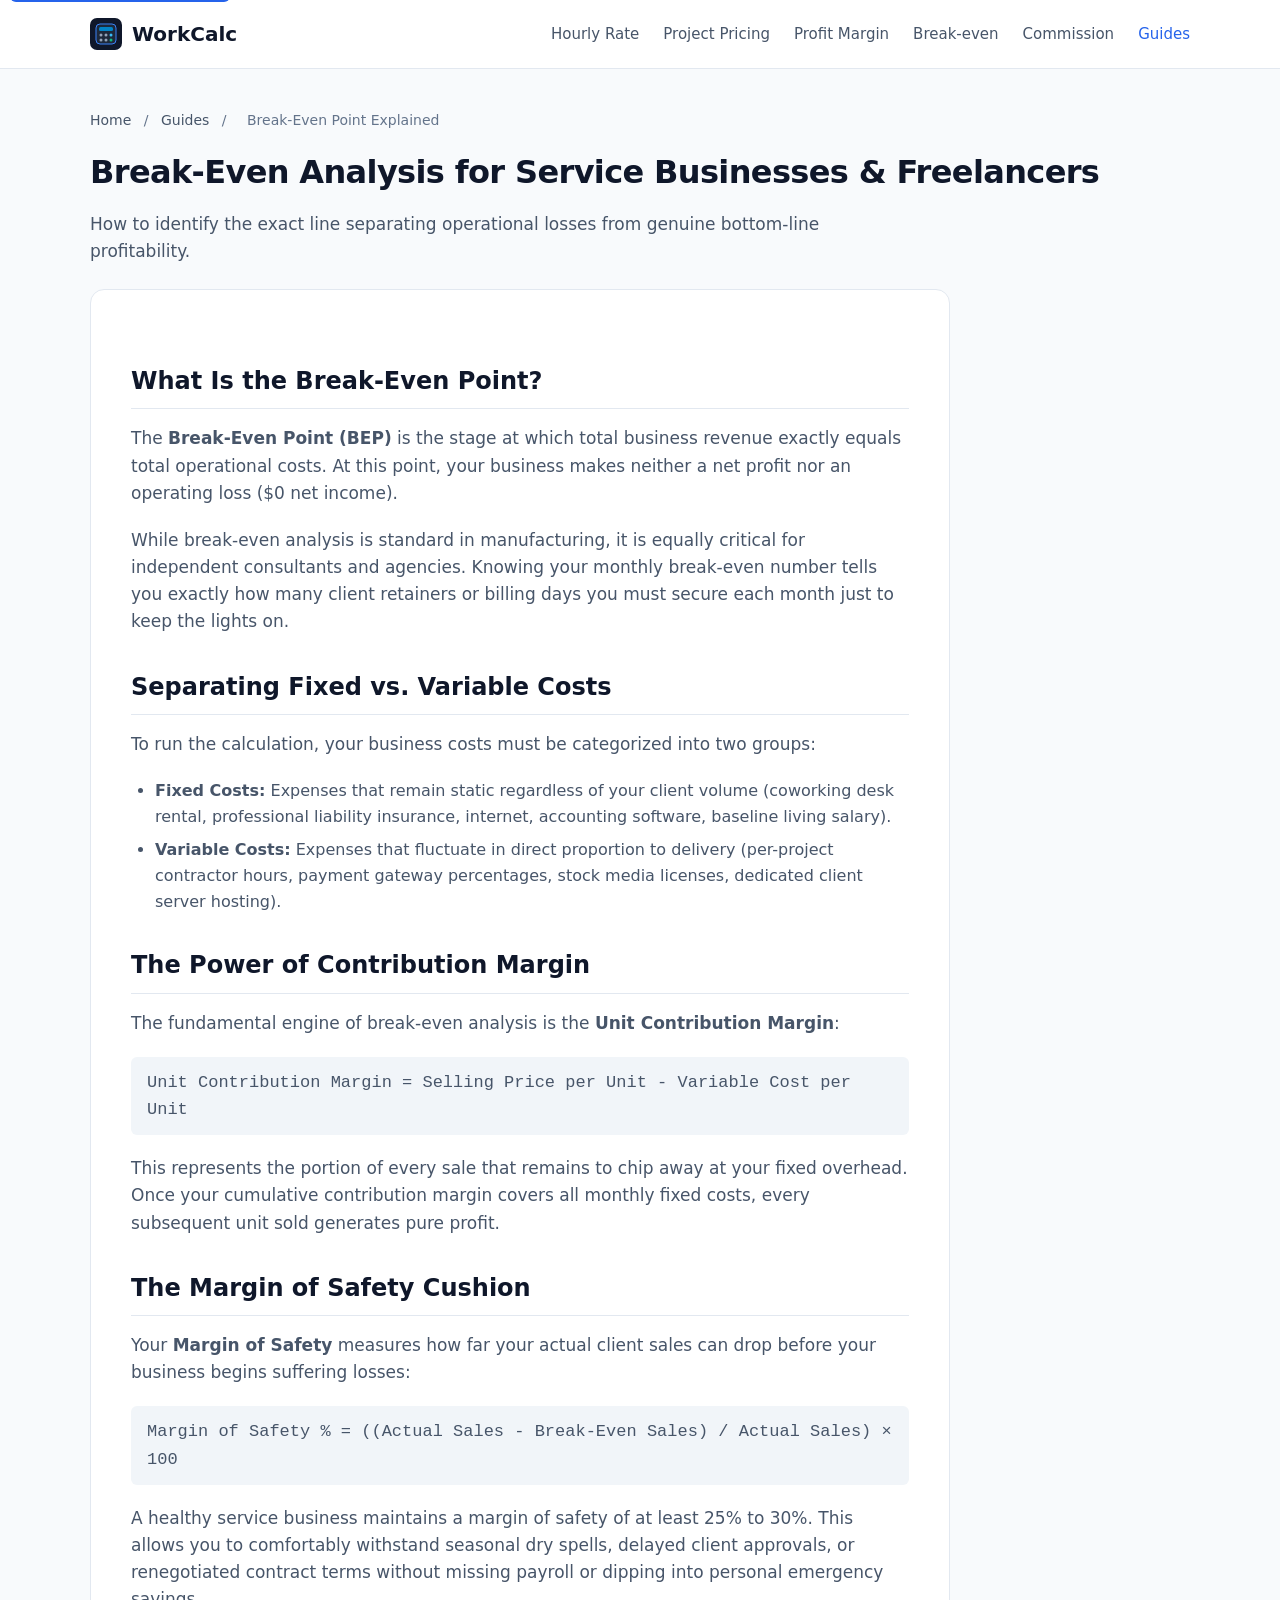
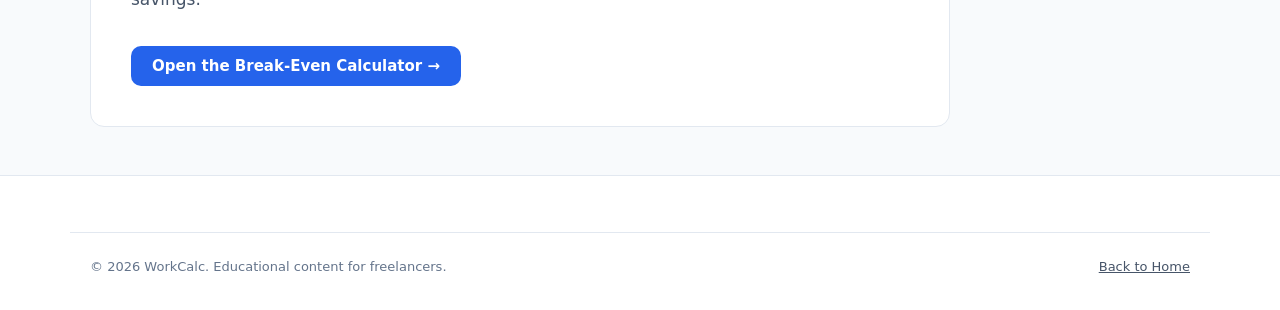
<file: guides/break-even-point-explained.html>
<!DOCTYPE html>
<html lang="en">

<head>
    <meta charset="UTF-8">
    <meta name="viewport" content="width=device-width, initial-scale=1.0">
    <title>Break-Even Analysis for Service Businesses & Freelancers — WorkCalc</title>
    <meta name="description"
        content="Learn how to calculate your break-even point in consulting packages, retainers, and sales revenue. Step-by-step contribution margin framework.">
    <link rel="canonical" href="./break-even-point-explained.html">

    <meta property="og:type" content="article">
    <meta property="og:title" content="Break-Even Analysis for Service Businesses | WorkCalc">
    <meta property="og:description"
        content="Practical framework for understanding contribution margin and covering fixed business overhead.">
    <meta property="og:url" content="./break-even-point-explained.html">
    <meta property="og:image" content="../assets/favicon.svg">

    <link rel="icon" type="image/svg+xml" href="../assets/favicon.svg">
    <link rel="stylesheet" href="../styles.css">
</head>

<body>
    <a href="#main-content" class="skip-link">Skip to main content</a>

    <header class="site-header">
        <div class="container nav-bar">
            <a href="../index.html" class="brand-link">
                <img src="../assets/favicon.svg" alt="WorkCalc logo" class="brand-logo" width="32" height="32">
                <span>WorkCalc</span>
            </a>
            <button class="mobile-nav-toggle" aria-label="Toggle navigation menu" aria-expanded="false">
                <svg fill="none" stroke="currentColor" viewBox="0 0 24 24">
                    <path stroke-linecap="round" stroke-linejoin="round" stroke-width="2" d="M4 6h16M4 12h16M4 18h16" />
                </svg>
            </button>
            <nav>
                <ul class="nav-menu">
                    <li><a href="../calculators/hourly-rate-calculator.html" class="nav-link">Hourly Rate</a></li>
                    <li><a href="../calculators/project-pricing-calculator.html" class="nav-link">Project Pricing</a>
                    </li>
                    <li><a href="../calculators/profit-margin-calculator.html" class="nav-link">Profit Margin</a></li>
                    <li><a href="../calculators/break-even-calculator.html" class="nav-link">Break-even</a></li>
                    <li><a href="../calculators/commission-calculator.html" class="nav-link">Commission</a></li>
                    <li><a href="./break-even-point-explained.html" class="nav-link active">Guides</a></li>
                </ul>
            </nav>
        </div>
    </header>

    <main id="main-content" class="container">
        <div class="page-header">
            <nav class="breadcrumbs" aria-label="Breadcrumb">
                <a href="../index.html">Home</a>
                <span>/</span>
                <a href="../index.html#guides">Guides</a>
                <span>/</span>
                <span aria-current="page">Break-Even Point Explained</span>
            </nav>
            <h1 class="page-title">Break-Even Analysis for Service Businesses & Freelancers</h1>
            <p class="page-description">How to identify the exact line separating operational losses from genuine
                bottom-line profitability.</p>
        </div>

        <article class="guide-article">
            <h2>What Is the Break-Even Point?</h2>
            <p>
                The <strong>Break-Even Point (BEP)</strong> is the stage at which total business revenue exactly equals
                total operational costs. At this point, your business makes neither a net profit nor an operating loss
                ($0 net income).
            </p>
            <p>
                While break-even analysis is standard in manufacturing, it is equally critical for independent
                consultants and agencies. Knowing your monthly break-even number tells you exactly how many client
                retainers or billing days you must secure each month just to keep the lights on.
            </p>

            <h2>Separating Fixed vs. Variable Costs</h2>
            <p>To run the calculation, your business costs must be categorized into two groups:</p>
            <ul>
                <li><strong>Fixed Costs:</strong> Expenses that remain static regardless of your client volume
                    (coworking desk rental, professional liability insurance, internet, accounting software, baseline
                    living salary).</li>
                <li><strong>Variable Costs:</strong> Expenses that fluctuate in direct proportion to delivery
                    (per-project contractor hours, payment gateway percentages, stock media licenses, dedicated client
                    server hosting).</li>
            </ul>

            <h2>The Power of Contribution Margin</h2>
            <p>
                The fundamental engine of break-even analysis is the <strong>Unit Contribution Margin</strong>:
            </p>
            <p
                style="font-family: var(--font-mono); background: #f1f5f9; padding: 0.75rem 1rem; border-radius: var(--radius-sm);">
                Unit Contribution Margin = Selling Price per Unit - Variable Cost per Unit
            </p>
            <p>
                This represents the portion of every sale that remains to chip away at your fixed overhead. Once your
                cumulative contribution margin covers all monthly fixed costs, every subsequent unit sold generates pure
                profit.
            </p>

            <h2>The Margin of Safety Cushion</h2>
            <p>
                Your <strong>Margin of Safety</strong> measures how far your actual client sales can drop before your
                business begins suffering losses:
            </p>
            <p
                style="font-family: var(--font-mono); background: #f1f5f9; padding: 0.75rem 1rem; border-radius: var(--radius-sm);">
                Margin of Safety % = ((Actual Sales - Break-Even Sales) / Actual Sales) &times; 100
            </p>
            <p>
                A healthy service business maintains a margin of safety of at least 25% to 30%. This allows you to
                comfortably withstand seasonal dry spells, delayed client approvals, or renegotiated contract terms
                without missing payroll or dipping into personal emergency savings.
            </p>

            <div style="margin-top: 2rem;">
                <a href="../calculators/break-even-calculator.html" class="btn btn-primary">Open the Break-Even
                    Calculator &rarr;</a>
            </div>
        </article>
    </main>

    <footer class="site-footer">
        <div class="container footer-bottom">
            <p>&copy; 2026 WorkCalc. Educational content for freelancers.</p>
            <a href="../index.html" style="color: var(--color-text-muted);">Back to Home</a>
        </div>
    </footer>

    <script src="../script.js"></script>
</body>

</html>
</file>
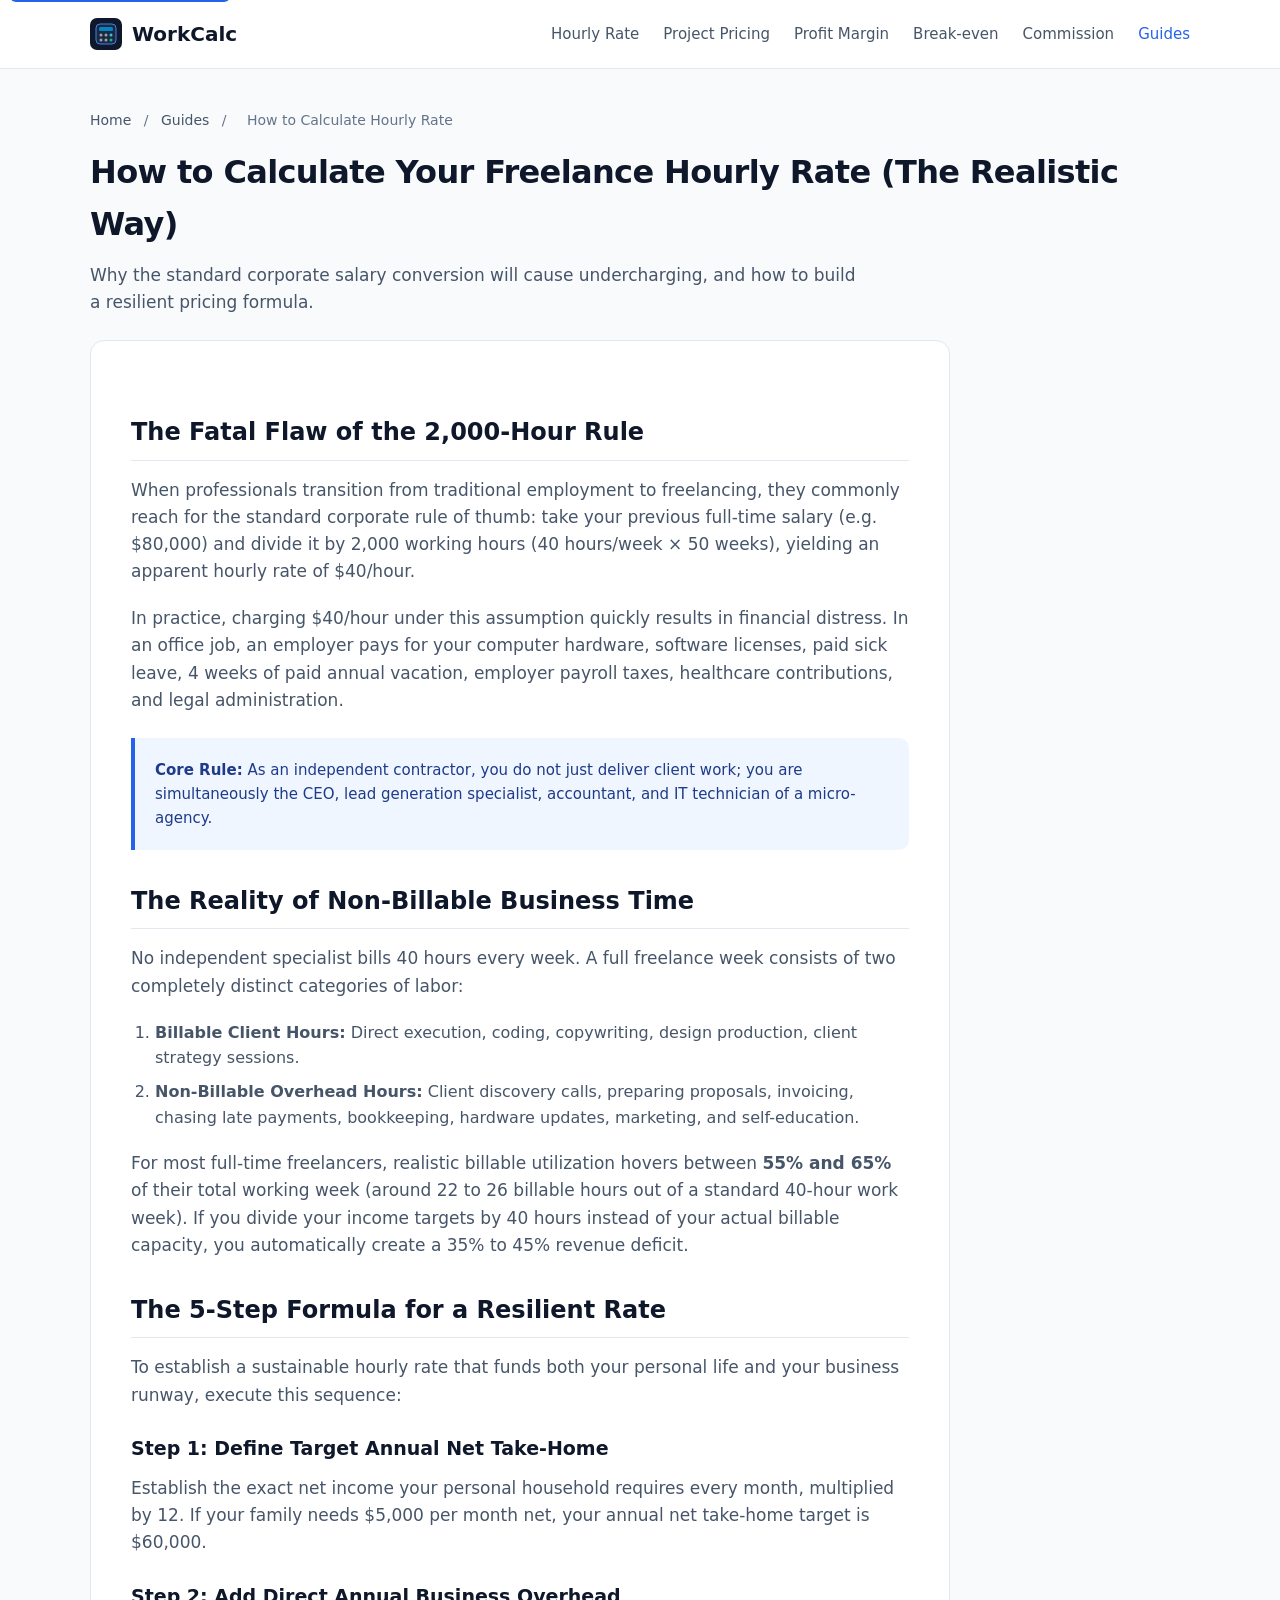
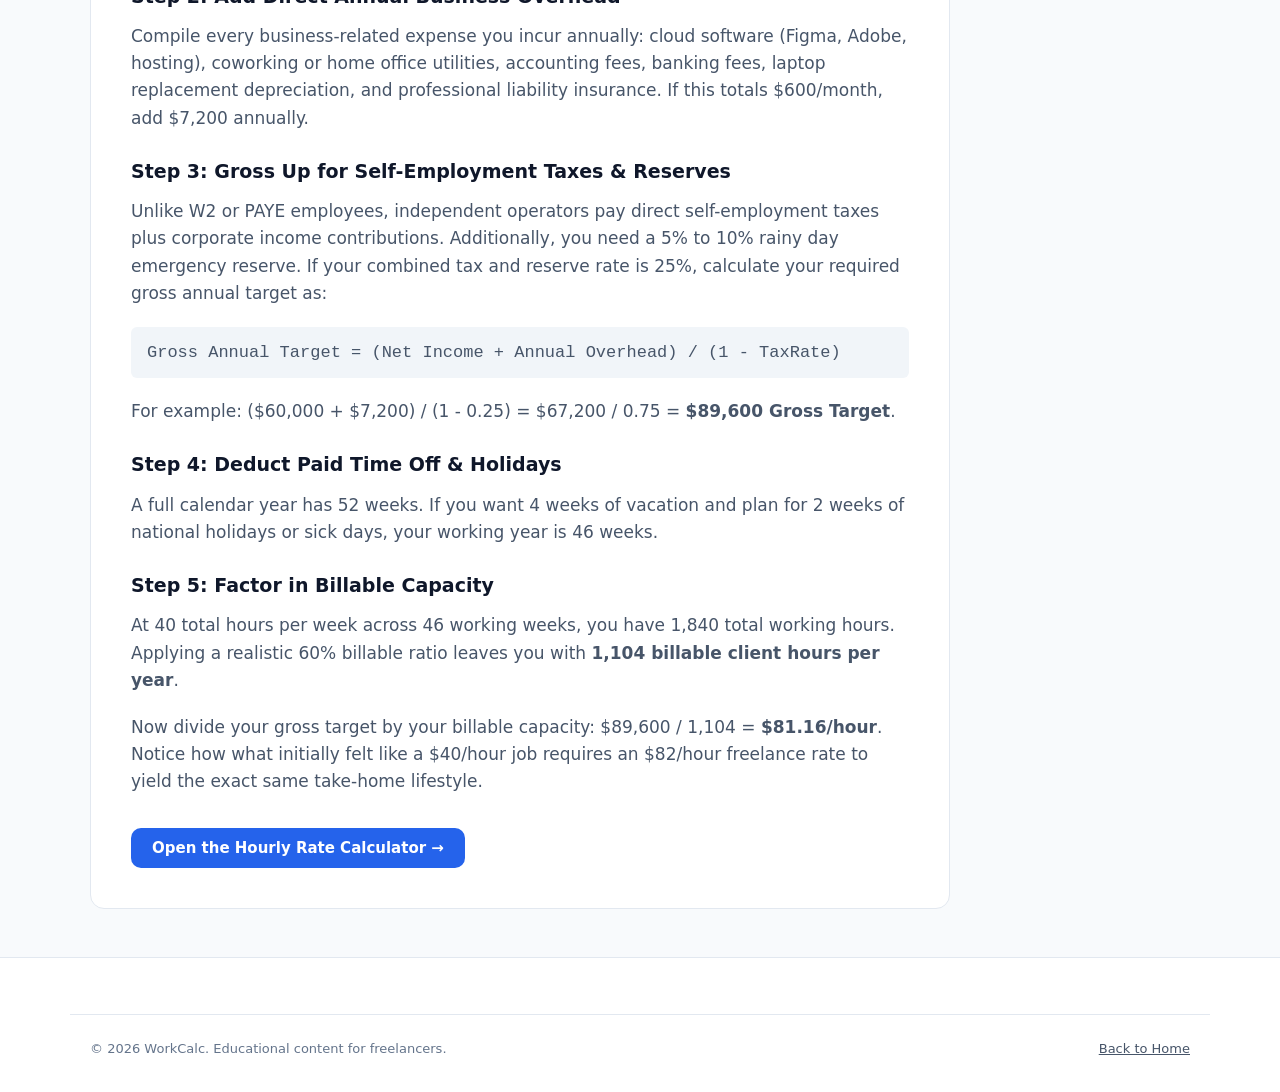
<file: guides/how-to-calculate-hourly-rate.html>
<!DOCTYPE html>
<html lang="en">

<head>
    <meta charset="UTF-8">
    <meta name="viewport" content="width=device-width, initial-scale=1.0">
    <title>How to Calculate Your Freelance Hourly Rate (The Realistic Way) — WorkCalc</title>
    <meta name="description"
        content="Learn how to calculate a sustainable freelance hourly rate factoring in unbillable administrative hours, taxes, business overhead, and vacation time.">
    <link rel="canonical" href="./how-to-calculate-hourly-rate.html">

    <meta property="og:type" content="article">
    <meta property="og:title" content="How to Calculate Your Freelance Hourly Rate | WorkCalc">
    <meta property="og:description"
        content="A practical financial methodology for setting freelance rates that protect your health and income.">
    <meta property="og:url" content="./how-to-calculate-hourly-rate.html">
    <meta property="og:image" content="../assets/favicon.svg">

    <link rel="icon" type="image/svg+xml" href="../assets/favicon.svg">
    <link rel="stylesheet" href="../styles.css">
</head>

<body>
    <a href="#main-content" class="skip-link">Skip to main content</a>

    <header class="site-header">
        <div class="container nav-bar">
            <a href="../index.html" class="brand-link">
                <img src="../assets/favicon.svg" alt="WorkCalc logo" class="brand-logo" width="32" height="32">
                <span>WorkCalc</span>
            </a>
            <button class="mobile-nav-toggle" aria-label="Toggle navigation menu" aria-expanded="false">
                <svg fill="none" stroke="currentColor" viewBox="0 0 24 24">
                    <path stroke-linecap="round" stroke-linejoin="round" stroke-width="2" d="M4 6h16M4 12h16M4 18h16" />
                </svg>
            </button>
            <nav>
                <ul class="nav-menu">
                    <li><a href="../calculators/hourly-rate-calculator.html" class="nav-link">Hourly Rate</a></li>
                    <li><a href="../calculators/project-pricing-calculator.html" class="nav-link">Project Pricing</a>
                    </li>
                    <li><a href="../calculators/profit-margin-calculator.html" class="nav-link">Profit Margin</a></li>
                    <li><a href="../calculators/break-even-calculator.html" class="nav-link">Break-even</a></li>
                    <li><a href="../calculators/commission-calculator.html" class="nav-link">Commission</a></li>
                    <li><a href="./how-to-calculate-hourly-rate.html" class="nav-link active">Guides</a></li>
                </ul>
            </nav>
        </div>
    </header>

    <main id="main-content" class="container">
        <div class="page-header">
            <nav class="breadcrumbs" aria-label="Breadcrumb">
                <a href="../index.html">Home</a>
                <span>/</span>
                <a href="../index.html#guides">Guides</a>
                <span>/</span>
                <span aria-current="page">How to Calculate Hourly Rate</span>
            </nav>
            <h1 class="page-title">How to Calculate Your Freelance Hourly Rate (The Realistic Way)</h1>
            <p class="page-description">Why the standard corporate salary conversion will cause undercharging, and how
                to build a resilient pricing formula.</p>
        </div>

        <article class="guide-article">
            <h2>The Fatal Flaw of the 2,000-Hour Rule</h2>
            <p>
                When professionals transition from traditional employment to freelancing, they commonly reach for the
                standard corporate rule of thumb: take your previous full-time salary (e.g. $80,000) and divide it by
                2,000 working hours (40 hours/week &times; 50 weeks), yielding an apparent hourly rate of $40/hour.
            </p>
            <p>
                In practice, charging $40/hour under this assumption quickly results in financial distress. In an office
                job, an employer pays for your computer hardware, software licenses, paid sick leave, 4 weeks of paid
                annual vacation, employer payroll taxes, healthcare contributions, and legal administration.
            </p>

            <div class="guide-callout">
                <p><strong>Core Rule:</strong> As an independent contractor, you do not just deliver client work; you
                    are simultaneously the CEO, lead generation specialist, accountant, and IT technician of a
                    micro-agency.</p>
            </div>

            <h2>The Reality of Non-Billable Business Time</h2>
            <p>
                No independent specialist bills 40 hours every week. A full freelance week consists of two completely
                distinct categories of labor:
            </p>
            <ol>
                <li><strong>Billable Client Hours:</strong> Direct execution, coding, copywriting, design production,
                    client strategy sessions.</li>
                <li><strong>Non-Billable Overhead Hours:</strong> Client discovery calls, preparing proposals,
                    invoicing, chasing late payments, bookkeeping, hardware updates, marketing, and self-education.</li>
            </ol>
            <p>
                For most full-time freelancers, realistic billable utilization hovers between <strong>55% and
                    65%</strong> of their total working week (around 22 to 26 billable hours out of a standard 40-hour
                work week). If you divide your income targets by 40 hours instead of your actual billable capacity, you
                automatically create a 35% to 45% revenue deficit.
            </p>

            <h2>The 5-Step Formula for a Resilient Rate</h2>
            <p>To establish a sustainable hourly rate that funds both your personal life and your business runway,
                execute this sequence:</p>

            <h3>Step 1: Define Target Annual Net Take-Home</h3>
            <p>Establish the exact net income your personal household requires every month, multiplied by 12. If your
                family needs $5,000 per month net, your annual net take-home target is $60,000.</p>

            <h3>Step 2: Add Direct Annual Business Overhead</h3>
            <p>Compile every business-related expense you incur annually: cloud software (Figma, Adobe, hosting),
                coworking or home office utilities, accounting fees, banking fees, laptop replacement depreciation, and
                professional liability insurance. If this totals $600/month, add $7,200 annually.</p>

            <h3>Step 3: Gross Up for Self-Employment Taxes & Reserves</h3>
            <p>Unlike W2 or PAYE employees, independent operators pay direct self-employment taxes plus corporate income
                contributions. Additionally, you need a 5% to 10% rainy day emergency reserve. If your combined tax and
                reserve rate is 25%, calculate your required gross annual target as:</p>
            <p
                style="font-family: var(--font-mono); background: #f1f5f9; padding: 0.75rem 1rem; border-radius: var(--radius-sm);">
                Gross Annual Target = (Net Income + Annual Overhead) / (1 - TaxRate)
            </p>
            <p>For example: ($60,000 + $7,200) / (1 - 0.25) = $67,200 / 0.75 = <strong>$89,600 Gross Target</strong>.
            </p>

            <h3>Step 4: Deduct Paid Time Off & Holidays</h3>
            <p>A full calendar year has 52 weeks. If you want 4 weeks of vacation and plan for 2 weeks of national
                holidays or sick days, your working year is 46 weeks.</p>

            <h3>Step 5: Factor in Billable Capacity</h3>
            <p>
                At 40 total hours per week across 46 working weeks, you have 1,840 total working hours. Applying a
                realistic 60% billable ratio leaves you with <strong>1,104 billable client hours per year</strong>.
            </p>
            <p>
                Now divide your gross target by your billable capacity: $89,600 / 1,104 = <strong>$81.16/hour</strong>.
                Notice how what initially felt like a $40/hour job requires an $82/hour freelance rate to yield the
                exact same take-home lifestyle.
            </p>

            <div style="margin-top: 2rem;">
                <a href="../calculators/hourly-rate-calculator.html" class="btn btn-primary">Open the Hourly Rate
                    Calculator &rarr;</a>
            </div>
        </article>
    </main>

    <footer class="site-footer">
        <div class="container footer-bottom">
            <p>&copy; 2026 WorkCalc. Educational content for freelancers.</p>
            <a href="../index.html" style="color: var(--color-text-muted);">Back to Home</a>
        </div>
    </footer>

    <script src="../script.js"></script>
</body>

</html>
</file>
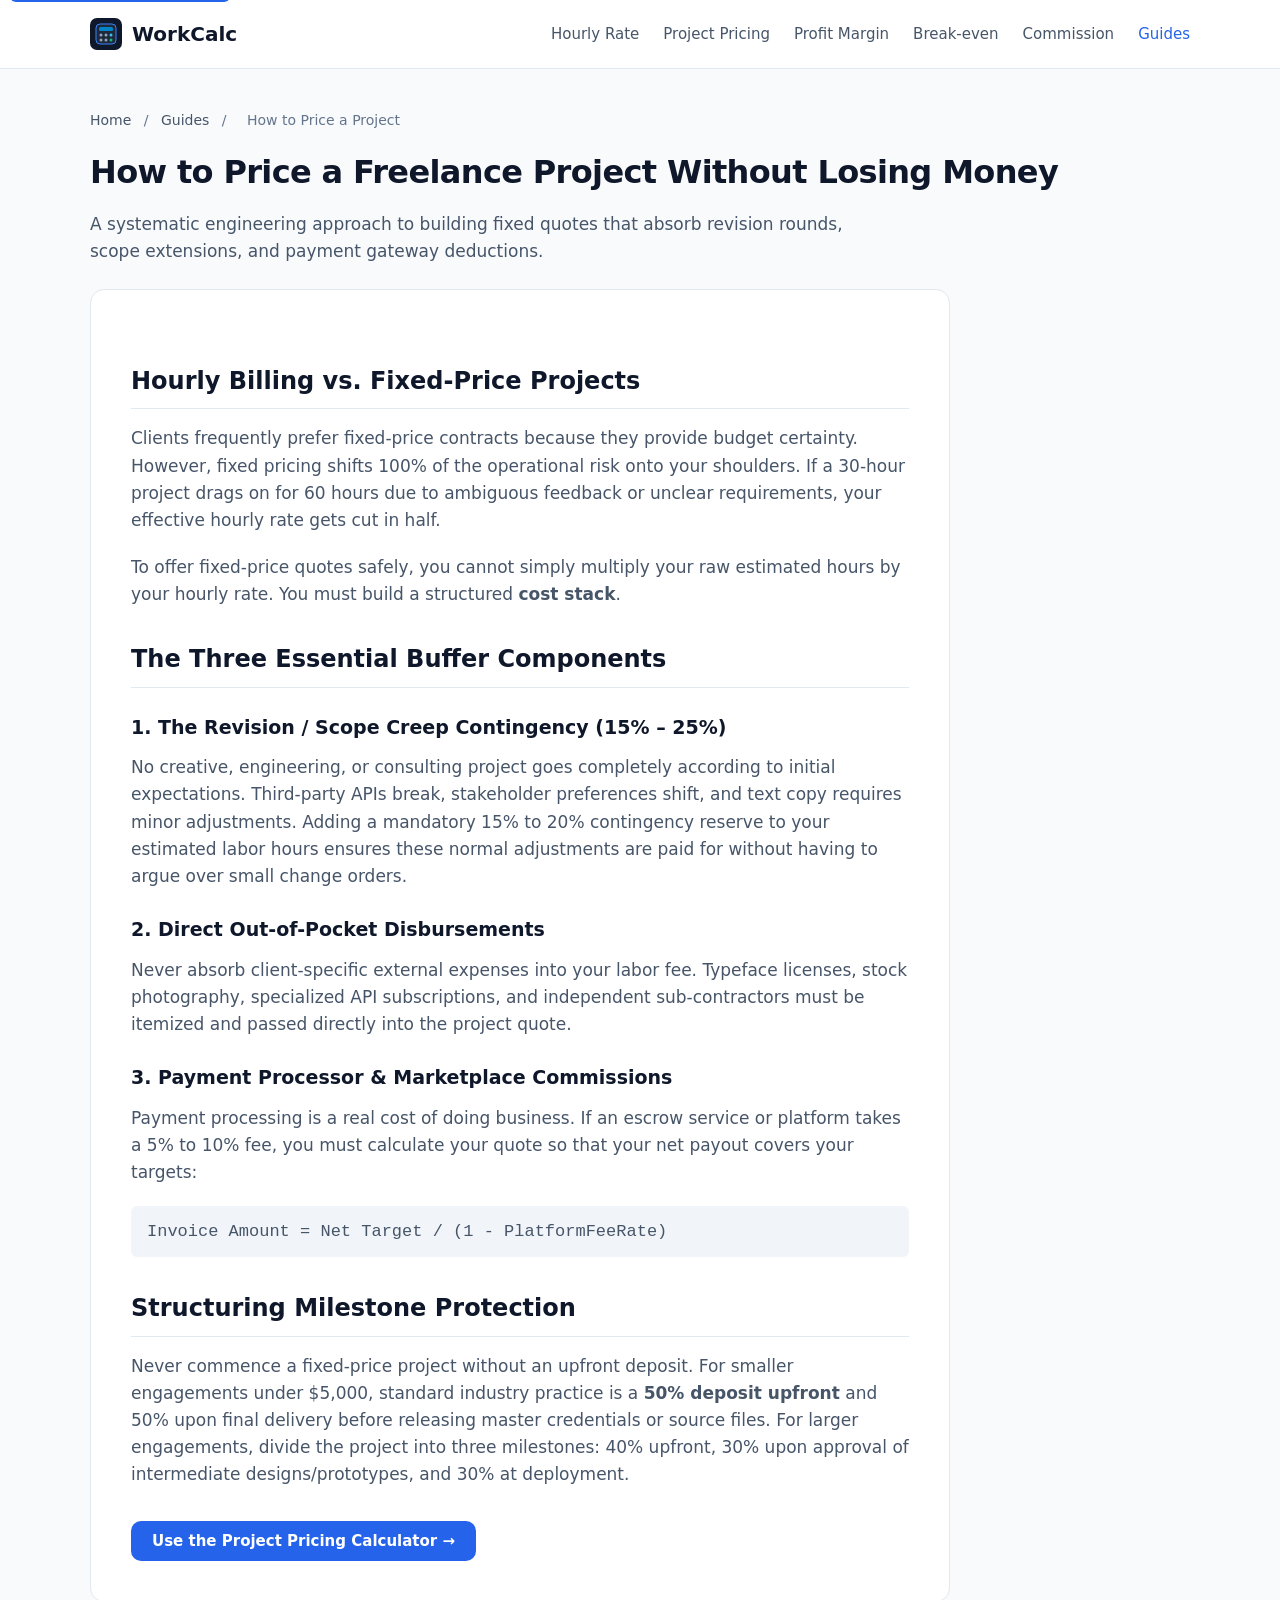
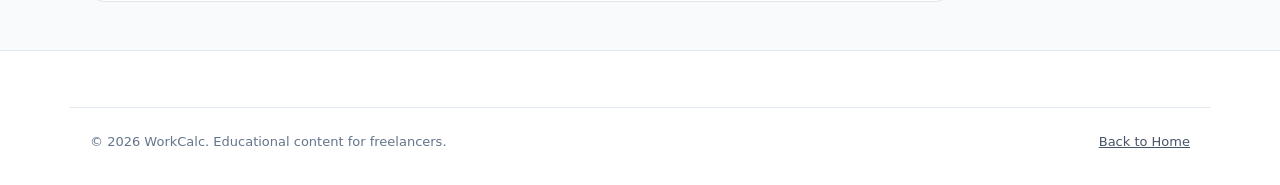
<file: guides/how-to-price-a-freelance-project.html>
<!DOCTYPE html>
<html lang="en">

<head>
    <meta charset="UTF-8">
    <meta name="viewport" content="width=device-width, initial-scale=1.0">
    <title>How to Price a Freelance Project: Buffers & Fixed Pricing — WorkCalc</title>
    <meta name="description"
        content="Discover how to estimate fixed-price freelance projects without suffering from scope creep. Step-by-step framework for milestone buffers and fee recovery.">
    <link rel="canonical" href="./how-to-price-a-freelance-project.html">

    <meta property="og:type" content="article">
    <meta property="og:title" content="How to Price a Freelance Project | WorkCalc">
    <meta property="og:description"
        content="Step-by-step framework for fixed-fee pricing, revision contingency, and payment fee protection.">
    <meta property="og:url" content="./how-to-price-a-freelance-project.html">
    <meta property="og:image" content="../assets/favicon.svg">

    <link rel="icon" type="image/svg+xml" href="../assets/favicon.svg">
    <link rel="stylesheet" href="../styles.css">
</head>

<body>
    <a href="#main-content" class="skip-link">Skip to main content</a>

    <header class="site-header">
        <div class="container nav-bar">
            <a href="../index.html" class="brand-link">
                <img src="../assets/favicon.svg" alt="WorkCalc logo" class="brand-logo" width="32" height="32">
                <span>WorkCalc</span>
            </a>
            <button class="mobile-nav-toggle" aria-label="Toggle navigation menu" aria-expanded="false">
                <svg fill="none" stroke="currentColor" viewBox="0 0 24 24">
                    <path stroke-linecap="round" stroke-linejoin="round" stroke-width="2" d="M4 6h16M4 12h16M4 18h16" />
                </svg>
            </button>
            <nav>
                <ul class="nav-menu">
                    <li><a href="../calculators/hourly-rate-calculator.html" class="nav-link">Hourly Rate</a></li>
                    <li><a href="../calculators/project-pricing-calculator.html" class="nav-link">Project Pricing</a>
                    </li>
                    <li><a href="../calculators/profit-margin-calculator.html" class="nav-link">Profit Margin</a></li>
                    <li><a href="../calculators/break-even-calculator.html" class="nav-link">Break-even</a></li>
                    <li><a href="../calculators/commission-calculator.html" class="nav-link">Commission</a></li>
                    <li><a href="./how-to-price-a-freelance-project.html" class="nav-link active">Guides</a></li>
                </ul>
            </nav>
        </div>
    </header>

    <main id="main-content" class="container">
        <div class="page-header">
            <nav class="breadcrumbs" aria-label="Breadcrumb">
                <a href="../index.html">Home</a>
                <span>/</span>
                <a href="../index.html#guides">Guides</a>
                <span>/</span>
                <span aria-current="page">How to Price a Project</span>
            </nav>
            <h1 class="page-title">How to Price a Freelance Project Without Losing Money</h1>
            <p class="page-description">A systematic engineering approach to building fixed quotes that absorb revision
                rounds, scope extensions, and payment gateway deductions.</p>
        </div>

        <article class="guide-article">
            <h2>Hourly Billing vs. Fixed-Price Projects</h2>
            <p>
                Clients frequently prefer fixed-price contracts because they provide budget certainty. However, fixed
                pricing shifts 100% of the operational risk onto your shoulders. If a 30-hour project drags on for 60
                hours due to ambiguous feedback or unclear requirements, your effective hourly rate gets cut in half.
            </p>
            <p>
                To offer fixed-price quotes safely, you cannot simply multiply your raw estimated hours by your hourly
                rate. You must build a structured <strong>cost stack</strong>.
            </p>

            <h2>The Three Essential Buffer Components</h2>

            <h3>1. The Revision / Scope Creep Contingency (15% – 25%)</h3>
            <p>
                No creative, engineering, or consulting project goes completely according to initial expectations.
                Third-party APIs break, stakeholder preferences shift, and text copy requires minor adjustments. Adding
                a mandatory 15% to 20% contingency reserve to your estimated labor hours ensures these normal
                adjustments are paid for without having to argue over small change orders.
            </p>

            <h3>2. Direct Out-of-Pocket Disbursements</h3>
            <p>
                Never absorb client-specific external expenses into your labor fee. Typeface licenses, stock
                photography, specialized API subscriptions, and independent sub-contractors must be itemized and passed
                directly into the project quote.
            </p>

            <h3>3. Payment Processor & Marketplace Commissions</h3>
            <p>
                Payment processing is a real cost of doing business. If an escrow service or platform takes a 5% to 10%
                fee, you must calculate your quote so that your net payout covers your targets:
            </p>
            <p
                style="font-family: var(--font-mono); background: #f1f5f9; padding: 0.75rem 1rem; border-radius: var(--radius-sm);">
                Invoice Amount = Net Target / (1 - PlatformFeeRate)
            </p>

            <h2>Structuring Milestone Protection</h2>
            <p>
                Never commence a fixed-price project without an upfront deposit. For smaller engagements under $5,000,
                standard industry practice is a <strong>50% deposit upfront</strong> and 50% upon final delivery before
                releasing master credentials or source files. For larger engagements, divide the project into three
                milestones: 40% upfront, 30% upon approval of intermediate designs/prototypes, and 30% at deployment.
            </p>

            <div style="margin-top: 2rem;">
                <a href="../calculators/project-pricing-calculator.html" class="btn btn-primary">Use the Project Pricing
                    Calculator &rarr;</a>
            </div>
        </article>
    </main>

    <footer class="site-footer">
        <div class="container footer-bottom">
            <p>&copy; 2026 WorkCalc. Educational content for freelancers.</p>
            <a href="../index.html" style="color: var(--color-text-muted);">Back to Home</a>
        </div>
    </footer>

    <script src="../script.js"></script>
</body>

</html>
</file>
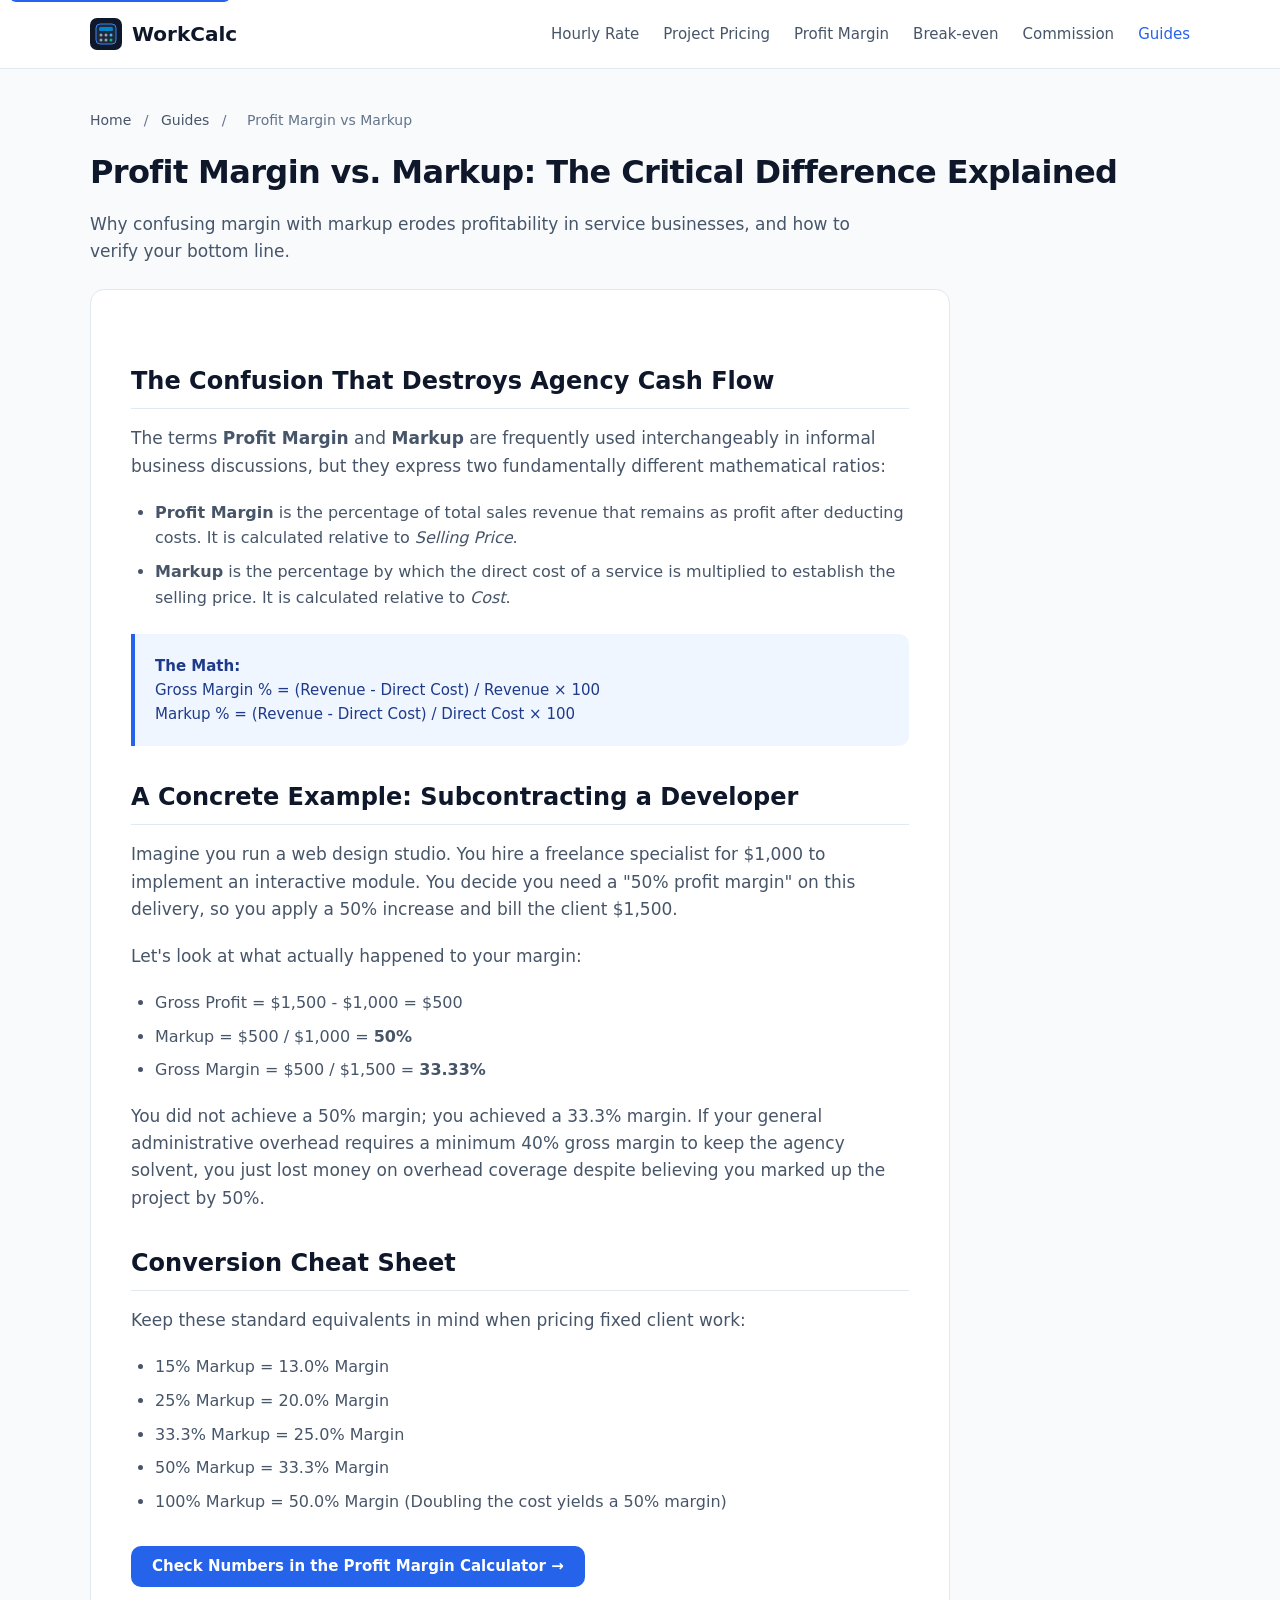
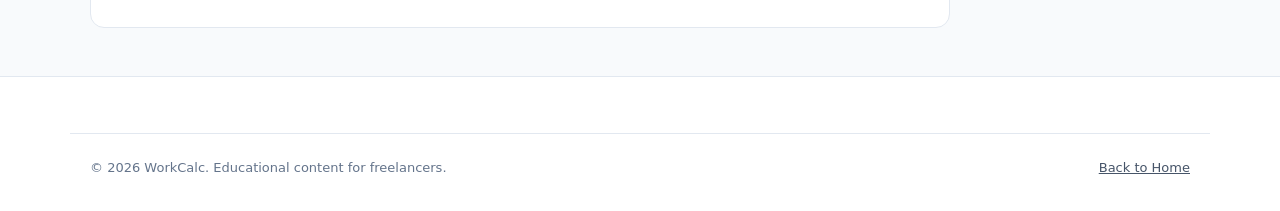
<file: guides/profit-margin-explained.html>
<!DOCTYPE html>
<html lang="en">

<head>
    <meta charset="UTF-8">
    <meta name="viewport" content="width=device-width, initial-scale=1.0">
    <title>Profit Margin vs Markup: The Critical Difference — WorkCalc</title>
    <meta name="description"
        content="Master the mathematical difference between gross profit margin and markup percentage. Avoid severe cash flow and pricing mistakes in your business.">
    <link rel="canonical" href="./profit-margin-explained.html">

    <meta property="og:type" content="article">
    <meta property="og:title" content="Profit Margin vs Markup Explained | WorkCalc">
    <meta property="og:description"
        content="Why 50% markup is NOT 50% profit margin. Mathematical formulas and real-world examples.">
    <meta property="og:url" content="./profit-margin-explained.html">
    <meta property="og:image" content="../assets/favicon.svg">

    <link rel="icon" type="image/svg+xml" href="../assets/favicon.svg">
    <link rel="stylesheet" href="../styles.css">
</head>

<body>
    <a href="#main-content" class="skip-link">Skip to main content</a>

    <header class="site-header">
        <div class="container nav-bar">
            <a href="../index.html" class="brand-link">
                <img src="../assets/favicon.svg" alt="WorkCalc logo" class="brand-logo" width="32" height="32">
                <span>WorkCalc</span>
            </a>
            <button class="mobile-nav-toggle" aria-label="Toggle navigation menu" aria-expanded="false">
                <svg fill="none" stroke="currentColor" viewBox="0 0 24 24">
                    <path stroke-linecap="round" stroke-linejoin="round" stroke-width="2" d="M4 6h16M4 12h16M4 18h16" />
                </svg>
            </button>
            <nav>
                <ul class="nav-menu">
                    <li><a href="../calculators/hourly-rate-calculator.html" class="nav-link">Hourly Rate</a></li>
                    <li><a href="../calculators/project-pricing-calculator.html" class="nav-link">Project Pricing</a>
                    </li>
                    <li><a href="../calculators/profit-margin-calculator.html" class="nav-link">Profit Margin</a></li>
                    <li><a href="../calculators/break-even-calculator.html" class="nav-link">Break-even</a></li>
                    <li><a href="../calculators/commission-calculator.html" class="nav-link">Commission</a></li>
                    <li><a href="./profit-margin-explained.html" class="nav-link active">Guides</a></li>
                </ul>
            </nav>
        </div>
    </header>

    <main id="main-content" class="container">
        <div class="page-header">
            <nav class="breadcrumbs" aria-label="Breadcrumb">
                <a href="../index.html">Home</a>
                <span>/</span>
                <a href="../index.html#guides">Guides</a>
                <span>/</span>
                <span aria-current="page">Profit Margin vs Markup</span>
            </nav>
            <h1 class="page-title">Profit Margin vs. Markup: The Critical Difference Explained</h1>
            <p class="page-description">Why confusing margin with markup erodes profitability in service businesses, and
                how to verify your bottom line.</p>
        </div>

        <article class="guide-article">
            <h2>The Confusion That Destroys Agency Cash Flow</h2>
            <p>
                The terms <strong>Profit Margin</strong> and <strong>Markup</strong> are frequently used interchangeably
                in informal business discussions, but they express two fundamentally different mathematical ratios:
            </p>
            <ul>
                <li><strong>Profit Margin</strong> is the percentage of total sales revenue that remains as profit after
                    deducting costs. It is calculated relative to <em>Selling Price</em>.</li>
                <li><strong>Markup</strong> is the percentage by which the direct cost of a service is multiplied to
                    establish the selling price. It is calculated relative to <em>Cost</em>.</li>
            </ul>

            <div class="guide-callout">
                <p><strong>The Math:</strong><br>
                    Gross Margin % = (Revenue - Direct Cost) / Revenue &times; 100<br>
                    Markup % = (Revenue - Direct Cost) / Direct Cost &times; 100</p>
            </div>

            <h2>A Concrete Example: Subcontracting a Developer</h2>
            <p>
                Imagine you run a web design studio. You hire a freelance specialist for $1,000 to implement an
                interactive module. You decide you need a "50% profit margin" on this delivery, so you apply a 50%
                increase and bill the client $1,500.
            </p>
            <p>
                Let's look at what actually happened to your margin:
            </p>
            <ul>
                <li>Gross Profit = $1,500 - $1,000 = $500</li>
                <li>Markup = $500 / $1,000 = <strong>50%</strong></li>
                <li>Gross Margin = $500 / $1,500 = <strong>33.33%</strong></li>
            </ul>
            <p>
                You did not achieve a 50% margin; you achieved a 33.3% margin. If your general administrative overhead
                requires a minimum 40% gross margin to keep the agency solvent, you just lost money on overhead coverage
                despite believing you marked up the project by 50%.
            </p>

            <h2>Conversion Cheat Sheet</h2>
            <p>Keep these standard equivalents in mind when pricing fixed client work:</p>
            <ul>
                <li>15% Markup = 13.0% Margin</li>
                <li>25% Markup = 20.0% Margin</li>
                <li>33.3% Markup = 25.0% Margin</li>
                <li>50% Markup = 33.3% Margin</li>
                <li>100% Markup = 50.0% Margin (Doubling the cost yields a 50% margin)</li>
            </ul>

            <div style="margin-top: 2rem;">
                <a href="../calculators/profit-margin-calculator.html" class="btn btn-primary">Check Numbers in the
                    Profit Margin Calculator &rarr;</a>
            </div>
        </article>
    </main>

    <footer class="site-footer">
        <div class="container footer-bottom">
            <p>&copy; 2026 WorkCalc. Educational content for freelancers.</p>
            <a href="../index.html" style="color: var(--color-text-muted);">Back to Home</a>
        </div>
    </footer>

    <script src="../script.js"></script>
</body>

</html>
</file>
<file: styles.css>
/* ==========================================================================
   WorkCalc — Core Design System & Responsive Styles
   Clean SaaS, Accessible, Zero-Dependency CSS
   ========================================================================== */

:root {
    --color-bg: #f8fafc;
    --color-surface: #ffffff;
    --color-surface-hover: #f1f5f9;
    --color-border: #e2e8f0;
    --color-border-focus: #2563eb;

    --color-text-main: #0f172a;
    --color-text-muted: #475569;
    --color-text-light: #64748b;

    --color-primary: #2563eb;
    --color-primary-hover: #1d4ed8;
    --color-primary-light: #eff6ff;

    --color-accent-green: #059669;
    --color-accent-green-bg: #ecfdf5;
    --color-accent-amber: #d97706;
    --color-accent-amber-bg: #fffbeb;
    --color-accent-red: #dc2626;
    --color-accent-red-bg: #fef2f2;

    --font-sans: system-ui, -apple-system, BlinkMacSystemFont, "Segoe UI", Roboto, "Helvetica Neue", Arial, sans-serif;
    --font-mono: ui-monospace, SFMono-Regular, Menlo, Monaco, Consolas, monospace;

    --shadow-sm: 0 1px 2px 0 rgb(0 0 0 / 0.05);
    --shadow-md: 0 4px 6px -1px rgb(0 0 0 / 0.08), 0 2px 4px -2px rgb(0 0 0 / 0.05);
    --shadow-lg: 0 10px 15px -3px rgb(0 0 0 / 0.07), 0 4px 6px -4px rgb(0 0 0 / 0.05);

    --radius-sm: 6px;
    --radius-md: 10px;
    --radius-lg: 14px;
    --radius-full: 9999px;

    --max-width: 1140px;
}

*,
*::before,
*::after {
    box-sizing: border-box;
    margin: 0;
    padding: 0;
}

body {
    font-family: var(--font-sans);
    font-size: 1rem;
    line-height: 1.6;
    color: var(--color-text-main);
    background-color: var(--color-bg);
    min-height: 100vh;
    display: flex;
    flex-direction: column;
    -webkit-font-smoothing: antialiased;
}

/* Skip link for Accessibility */
.skip-link {
    position: absolute;
    top: -40px;
    left: 10px;
    background: var(--color-primary);
    color: #fff;
    padding: 8px 16px;
    z-index: 1000;
    border-radius: var(--radius-sm);
    text-decoration: none;
    font-weight: 600;
    transition: top 0.2s ease;
}

.skip-link:focus {
    top: 10px;
}

/* Layout Container */
.container {
    width: 100%;
    max-width: var(--max-width);
    margin-left: auto;
    margin-right: auto;
    padding-left: 1.25rem;
    padding-right: 1.25rem;
}

/* Focus styles */
a:focus-visible,
button:focus-visible,
input:focus-visible,
select:focus-visible {
    outline: 2px solid var(--color-border-focus);
    outline-offset: 2px;
}

/* Header & Nav */
.site-header {
    background: var(--color-surface);
    border-bottom: 1px solid var(--color-border);
    position: sticky;
    top: 0;
    z-index: 100;
}

.nav-bar {
    display: flex;
    align-items: center;
    justify-content: space-between;
    height: 68px;
}

.brand-link {
    display: flex;
    align-items: center;
    gap: 10px;
    text-decoration: none;
    font-size: 1.25rem;
    font-weight: 700;
    color: var(--color-text-main);
}

.brand-link:hover {
    opacity: 0.9;
}

.brand-logo {
    width: 32px;
    height: 32px;
}

.nav-menu {
    display: flex;
    align-items: center;
    gap: 1.5rem;
    list-style: none;
}

.nav-link {
    color: var(--color-text-muted);
    text-decoration: none;
    font-size: 0.9375rem;
    font-weight: 500;
    transition: color 0.15s ease;
}

.nav-link:hover,
.nav-link.active {
    color: var(--color-primary);
}

.mobile-nav-toggle {
    display: none;
    background: none;
    border: 1px solid var(--color-border);
    border-radius: var(--radius-sm);
    padding: 8px 10px;
    cursor: pointer;
    color: var(--color-text-main);
}

.mobile-nav-toggle svg {
    display: block;
    width: 22px;
    height: 22px;
}

/* Hero Section */
.hero {
    padding: 3.5rem 0 2.5rem;
    text-align: center;
}

.hero-badge {
    display: inline-block;
    background: var(--color-primary-light);
    color: var(--color-primary);
    font-size: 0.8125rem;
    font-weight: 600;
    padding: 4px 12px;
    border-radius: var(--radius-full);
    margin-bottom: 1rem;
}

.hero-title {
    font-size: 2.25rem;
    font-weight: 800;
    letter-spacing: -0.025em;
    color: var(--color-text-main);
    line-height: 1.2;
    margin-bottom: 1rem;
}

.hero-subtitle {
    font-size: 1.125rem;
    color: var(--color-text-muted);
    max-width: 680px;
    margin: 0 auto 2rem;
}

/* Page Intro Block */
.page-header {
    padding: 2.5rem 0 1.5rem;
}

.page-title {
    font-size: 2rem;
    font-weight: 800;
    letter-spacing: -0.02em;
    margin-bottom: 0.75rem;
}

.page-description {
    font-size: 1.0625rem;
    color: var(--color-text-muted);
    max-width: 780px;
}

/* Breadcrumbs */
.breadcrumbs {
    font-size: 0.875rem;
    color: var(--color-text-light);
    margin-bottom: 1rem;
}

.breadcrumbs a {
    color: var(--color-text-muted);
    text-decoration: none;
}

.breadcrumbs a:hover {
    color: var(--color-primary);
    text-decoration: underline;
}

.breadcrumbs span {
    margin: 0 0.5rem;
}

/* Cards & Grid System */
.grid {
    display: grid;
    gap: 1.5rem;
}

.grid-cols-2 {
    grid-template-columns: repeat(2, minmax(0, 1fr));
}

.grid-cols-3 {
    grid-template-columns: repeat(3, minmax(0, 1fr));
}

.card {
    background: var(--color-surface);
    border: 1px solid var(--color-border);
    border-radius: var(--radius-lg);
    padding: 1.5rem;
    box-shadow: var(--shadow-sm);
    transition: transform 0.15s ease, box-shadow 0.15s ease;
}

.card-hoverable:hover {
    transform: translateY(-2px);
    box-shadow: var(--shadow-md);
    border-color: #cbd5e1;
}

.card-title {
    font-size: 1.25rem;
    font-weight: 700;
    margin-bottom: 0.5rem;
    color: var(--color-text-main);
}

.card-title a {
    text-decoration: none;
    color: inherit;
}

.card-title a:hover {
    color: var(--color-primary);
}

.card-text {
    font-size: 0.9375rem;
    color: var(--color-text-muted);
    margin-bottom: 1.25rem;
}

/* Buttons */
.btn {
    display: inline-flex;
    align-items: center;
    justify-content: center;
    gap: 8px;
    padding: 0.625rem 1.25rem;
    border-radius: var(--radius-md);
    font-size: 0.9375rem;
    font-weight: 600;
    text-decoration: none;
    cursor: pointer;
    border: 1px solid transparent;
    transition: all 0.15s ease;
    line-height: 1.25;
}

.btn-primary {
    background: var(--color-primary);
    color: #ffffff;
}

.btn-primary:hover {
    background: var(--color-primary-hover);
}

.btn-secondary {
    background: var(--color-surface);
    color: var(--color-text-main);
    border-color: var(--color-border);
}

.btn-secondary:hover {
    background: var(--color-surface-hover);
}

.btn-outline {
    background: transparent;
    color: var(--color-primary);
    border-color: var(--color-primary);
}

.btn-outline:hover {
    background: var(--color-primary-light);
}

.btn-sm {
    padding: 0.375rem 0.75rem;
    font-size: 0.8125rem;
}

/* Calculator Workspace Layout */
.calc-workspace {
    display: grid;
    grid-template-columns: 1.15fr 0.85fr;
    gap: 2rem;
    margin-bottom: 3rem;
    align-items: start;
}

.calc-card {
    background: var(--color-surface);
    border: 1px solid var(--color-border);
    border-radius: var(--radius-lg);
    padding: 1.75rem;
    box-shadow: var(--shadow-sm);
}

.calc-title {
    font-size: 1.25rem;
    font-weight: 700;
    margin-bottom: 1.25rem;
    border-bottom: 1px solid var(--color-border);
    padding-bottom: 0.75rem;
}

/* Forms & Inputs */
.form-group {
    margin-bottom: 1.25rem;
}

.form-label {
  display: flex;
  flex-direction: column;
  align-items: flex-start;
  gap: 0.15rem;
  font-size: 0.875rem;
  font-weight: 600;
  margin-bottom: 0.375rem;
  color: var(--color-text-main);
}

.form-label-hint {
  font-size: 0.75rem;
  font-weight: 400;
  color: var(--color-text-light);
  line-height: 1.3;
}

.input-affix-wrapper {
    position: relative;
    display: flex;
    align-items: center;
}

.input-prefix,
.input-suffix {
    position: absolute;
    color: var(--color-text-light);
    font-size: 0.9375rem;
    pointer-events: none;
}

.input-prefix {
    left: 0.875rem;
}

.input-suffix {
    right: 0.875rem;
}

.form-control {
    width: 100%;
    padding: 0.625rem 0.875rem;
    font-size: 0.9375rem;
    font-family: var(--font-sans);
    color: var(--color-text-main);
    background: #ffffff;
    border: 1px solid var(--color-border);
    border-radius: var(--radius-md);
    transition: border-color 0.15s ease, box-shadow 0.15s ease;
}

.form-control.has-prefix {
    padding-left: 2rem;
}

.form-control.has-suffix {
    padding-right: 2.5rem;
}

.form-control:focus {
    border-color: var(--color-border-focus);
    box-shadow: 0 0 0 3px rgba(37, 99, 235, 0.15);
}

.form-actions {
    display: flex;
    gap: 0.75rem;
    margin-top: 1.5rem;
}

/* Results Panel */
.results-panel {
    background: #f8fafc;
    border: 1px solid var(--color-border);
    border-radius: var(--radius-lg);
    padding: 1.5rem;
    position: sticky;
    top: 90px;
}

.results-header {
    display: flex;
    justify-content: space-between;
    align-items: center;
    margin-bottom: 1.25rem;
}

.results-title {
    font-size: 1.125rem;
    font-weight: 700;
}

.metric-highlight {
    background: var(--color-surface);
    border: 1px solid var(--color-border);
    border-radius: var(--radius-md);
    padding: 1.25rem;
    margin-bottom: 1rem;
}

.metric-label {
    font-size: 0.8125rem;
    font-weight: 600;
    text-transform: uppercase;
    letter-spacing: 0.05em;
    color: var(--color-text-light);
    margin-bottom: 0.25rem;
}

.metric-value {
    font-size: 1.875rem;
    font-weight: 800;
    color: var(--color-primary);
    font-family: var(--font-mono);
    line-height: 1.2;
}

.metric-value.positive {
    color: var(--color-accent-green);
}

.metric-value.negative {
    color: var(--color-accent-red);
}

.metric-list {
    display: flex;
    flex-direction: column;
    gap: 0.75rem;
    margin-bottom: 1.25rem;
}

.metric-item {
    display: flex;
    justify-content: space-between;
    align-items: baseline;
    font-size: 0.9375rem;
    padding-bottom: 0.5rem;
    border-bottom: 1px dashed var(--color-border);
}

.metric-item:last-child {
    border-bottom: none;
}

.metric-item-label {
    color: var(--color-text-muted);
}

.metric-item-value {
    font-weight: 700;
    font-family: var(--font-mono);
    color: var(--color-text-main);
}

/* Notice & Alerts */
.calc-alert {
    padding: 0.75rem 1rem;
    border-radius: var(--radius-md);
    font-size: 0.875rem;
    margin-bottom: 1.25rem;
    display: none;
}

.calc-alert.visible {
    display: block;
}

.calc-alert-warning {
    background: var(--color-accent-amber-bg);
    border: 1px solid #fcd34d;
    color: #92400e;
}

.calc-alert-error {
    background: var(--color-accent-red-bg);
    border: 1px solid #fca5a5;
    color: #991b1b;
}

.calc-disclaimer {
    font-size: 0.75rem;
    color: var(--color-text-light);
    margin-top: 1rem;
    line-height: 1.5;
}

/* Toast message for Copy */
.toast-msg {
    font-size: 0.8125rem;
    color: var(--color-accent-green);
    font-weight: 600;
    opacity: 0;
    transition: opacity 0.2s ease;
}

.toast-msg.show {
    opacity: 1;
}

/* Guide Content Styles */
.guide-article {
    background: var(--color-surface);
    border: 1px solid var(--color-border);
    border-radius: var(--radius-lg);
    padding: 2.5rem;
    margin-bottom: 3rem;
    max-width: 860px;
}

.guide-article h2 {
    font-size: 1.5rem;
    font-weight: 700;
    margin-top: 2rem;
    margin-bottom: 1rem;
    color: var(--color-text-main);
    border-bottom: 1px solid var(--color-border);
    padding-bottom: 0.5rem;
}

.guide-article h3 {
    font-size: 1.1875rem;
    font-weight: 600;
    margin-top: 1.5rem;
    margin-bottom: 0.75rem;
}

.guide-article p {
    margin-bottom: 1.25rem;
    color: var(--color-text-muted);
    font-size: 1.0625rem;
}

.guide-article ul,
.guide-article ol {
    margin-bottom: 1.25rem;
    padding-left: 1.5rem;
    color: var(--color-text-muted);
}

.guide-article li {
    margin-bottom: 0.5rem;
}

.guide-callout {
    background: var(--color-primary-light);
    border-left: 4px solid var(--color-primary);
    padding: 1.25rem;
    border-radius: 0 var(--radius-md) var(--radius-md) 0;
    margin: 1.5rem 0;
}

.guide-callout p {
    margin-bottom: 0;
    color: #1e3a8a;
    font-size: 0.9375rem;
}

/* Section blocks */
.section {
    padding: 3rem 0;
}

.section-header {
    margin-bottom: 2rem;
}

.section-title {
    font-size: 1.75rem;
    font-weight: 800;
    margin-bottom: 0.5rem;
}

.section-subtitle {
    color: var(--color-text-muted);
    font-size: 1.0625rem;
}

/* Features Grid */
.features-grid {
    display: grid;
    grid-template-columns: repeat(3, minmax(0, 1fr));
    gap: 1.5rem;
}

.feature-box {
    background: var(--color-surface);
    border: 1px solid var(--color-border);
    border-radius: var(--radius-lg);
    padding: 1.5rem;
}

.feature-icon {
    width: 42px;
    height: 42px;
    border-radius: var(--radius-md);
    background: var(--color-primary-light);
    color: var(--color-primary);
    display: flex;
    align-items: center;
    justify-content: center;
    margin-bottom: 1rem;
}

/* Footer */
.site-footer {
    margin-top: auto;
    background: var(--color-surface);
    border-top: 1px solid var(--color-border);
    padding: 3.5rem 0 2rem;
    font-size: 0.875rem;
}

.footer-grid {
    display: grid;
    grid-template-columns: 2fr 1fr 1fr;
    gap: 3rem;
    margin-bottom: 2.5rem;
}

.footer-brand p {
    color: var(--color-text-muted);
    margin-top: 0.75rem;
    max-width: 320px;
}

.footer-heading {
    font-size: 0.875rem;
    font-weight: 700;
    text-transform: uppercase;
    letter-spacing: 0.05em;
    color: var(--color-text-main);
    margin-bottom: 1rem;
}

.footer-links {
    list-style: none;
    display: flex;
    flex-direction: column;
    gap: 0.5rem;
}

.footer-links a {
    color: var(--color-text-muted);
    text-decoration: none;
}

.footer-links a:hover {
    color: var(--color-primary);
}

.footer-bottom {
    border-top: 1px solid var(--color-border);
    padding-top: 1.5rem;
    display: flex;
    justify-content: space-between;
    align-items: center;
    color: var(--color-text-light);
    font-size: 0.8125rem;
}

/* Responsive Breakpoints */
@media (max-width: 900px) {
    .calc-workspace {
        grid-template-columns: 1fr;
    }

    .results-panel {
        position: static;
    }

    .features-grid,
    .grid-cols-3 {
        grid-template-columns: repeat(2, minmax(0, 1fr));
    }

    .footer-grid {
        grid-template-columns: 1fr 1fr;
    }
}

@media (max-width: 680px) {
    .hero-title {
        font-size: 1.875rem;
    }

    .grid-cols-2,
    .grid-cols-3,
    .features-grid {
        grid-template-columns: 1fr;
    }

    .footer-grid {
        grid-template-columns: 1fr;
        gap: 2rem;
    }

    .footer-bottom {
        flex-direction: column;
        gap: 0.75rem;
        text-align: center;
    }

    .guide-article {
        padding: 1.5rem;
    }

   .mobile-nav-toggle {
    display: flex;
    align-items: center;
    justify-content: center;
    margin-left: auto; /* Прижимает иконку бургера строго к правому краю */
  }

  .site-header nav {
    display: contents; /* Исключает тег nav из расчёта ширины шапки */
  }

  .nav-menu {
    display: none;
    position: absolute;
    top: 68px;
    left: 0;
    width: 100%;
    background: var(--color-surface);
    border-bottom: 2px solid var(--color-border);
    flex-direction: column;
    padding: 0.75rem 1.25rem 1.25rem;
    gap: 0.35rem;
    box-shadow: var(--shadow-lg);
    z-index: 1000;
  }

  .nav-menu.open {
    display: flex;
  }

  .nav-menu li {
    width: 100%;
  }

  .nav-menu .nav-link {
    display: block;
    width: 100%;
    padding: 0.75rem 1rem;
    border-radius: var(--radius-md);
    font-size: 1rem;
    font-weight: 500;
    color: var(--color-text-main);
    transition: background 0.15s ease, color 0.15s ease;
  }

  .nav-menu .nav-link:hover,
  .nav-menu .nav-link.active {
    background: var(--color-primary-light);
    color: var(--color-primary);
  }
}
</file>
